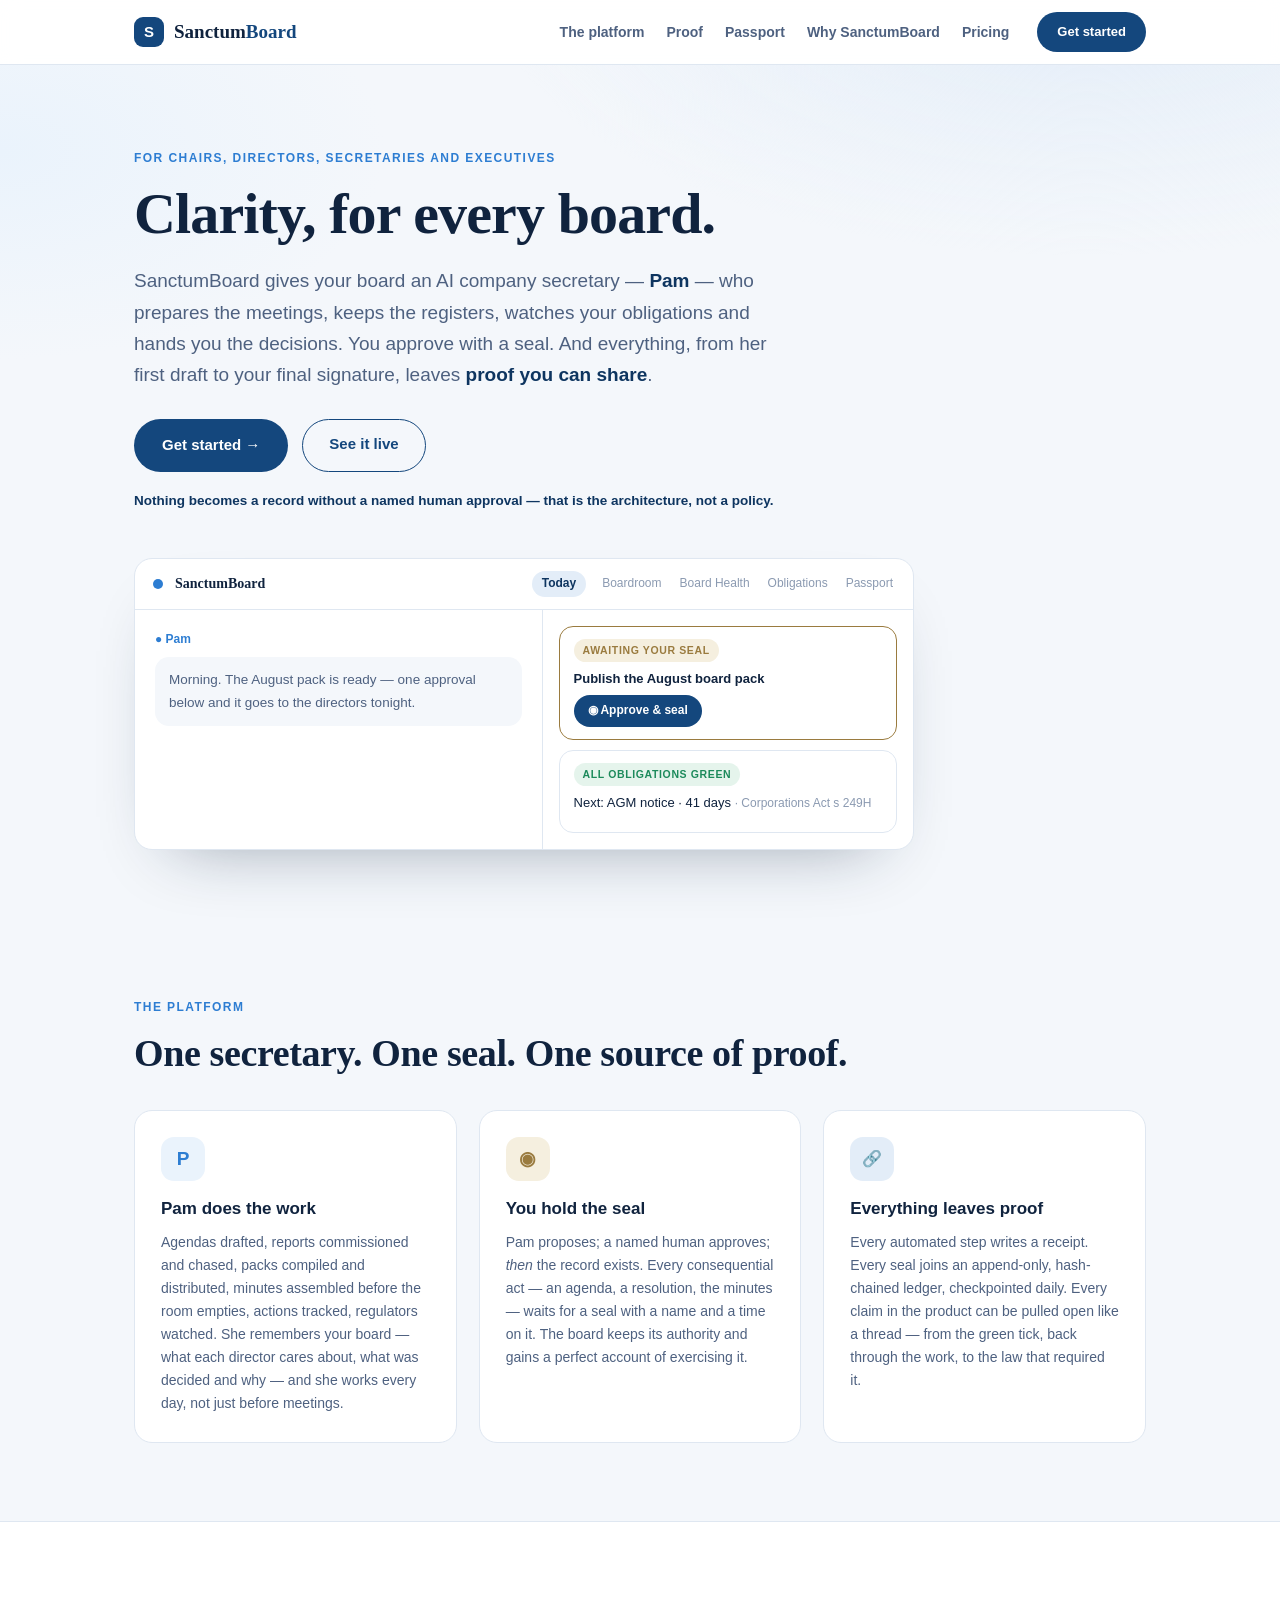
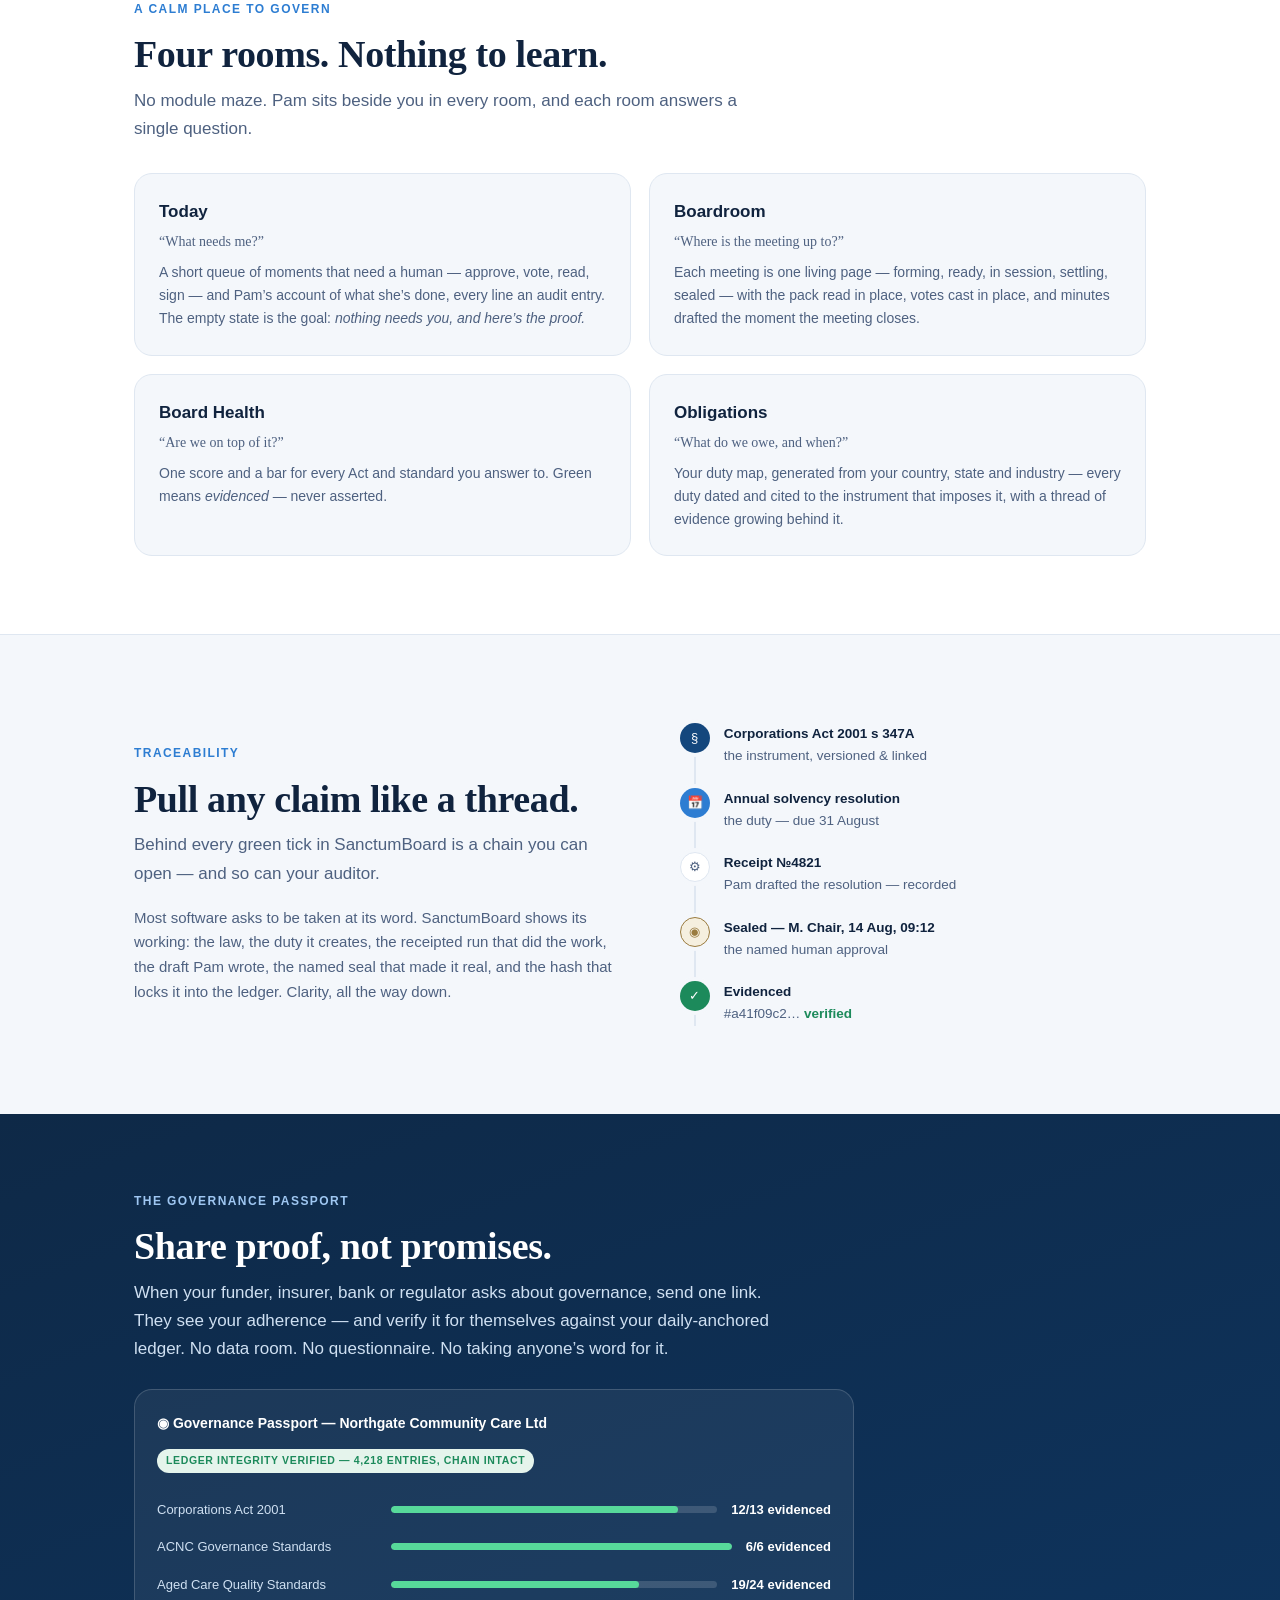
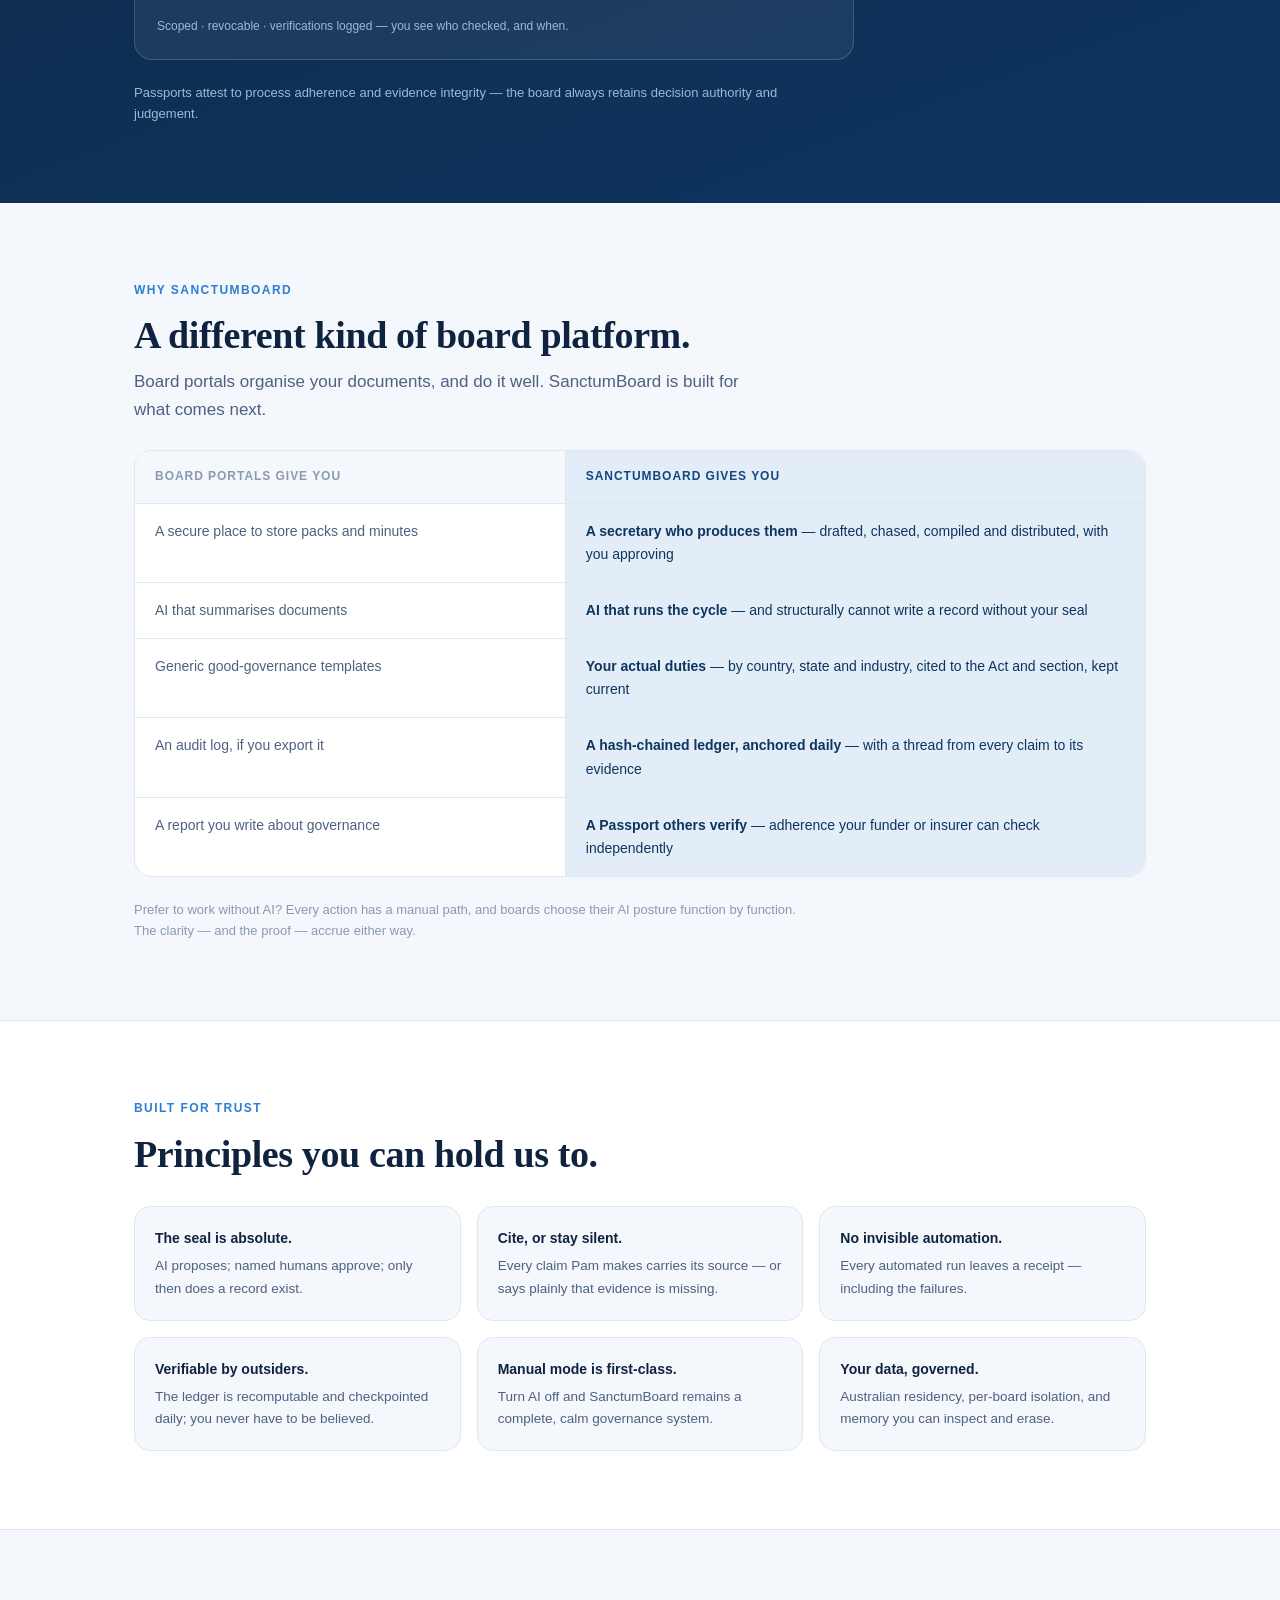
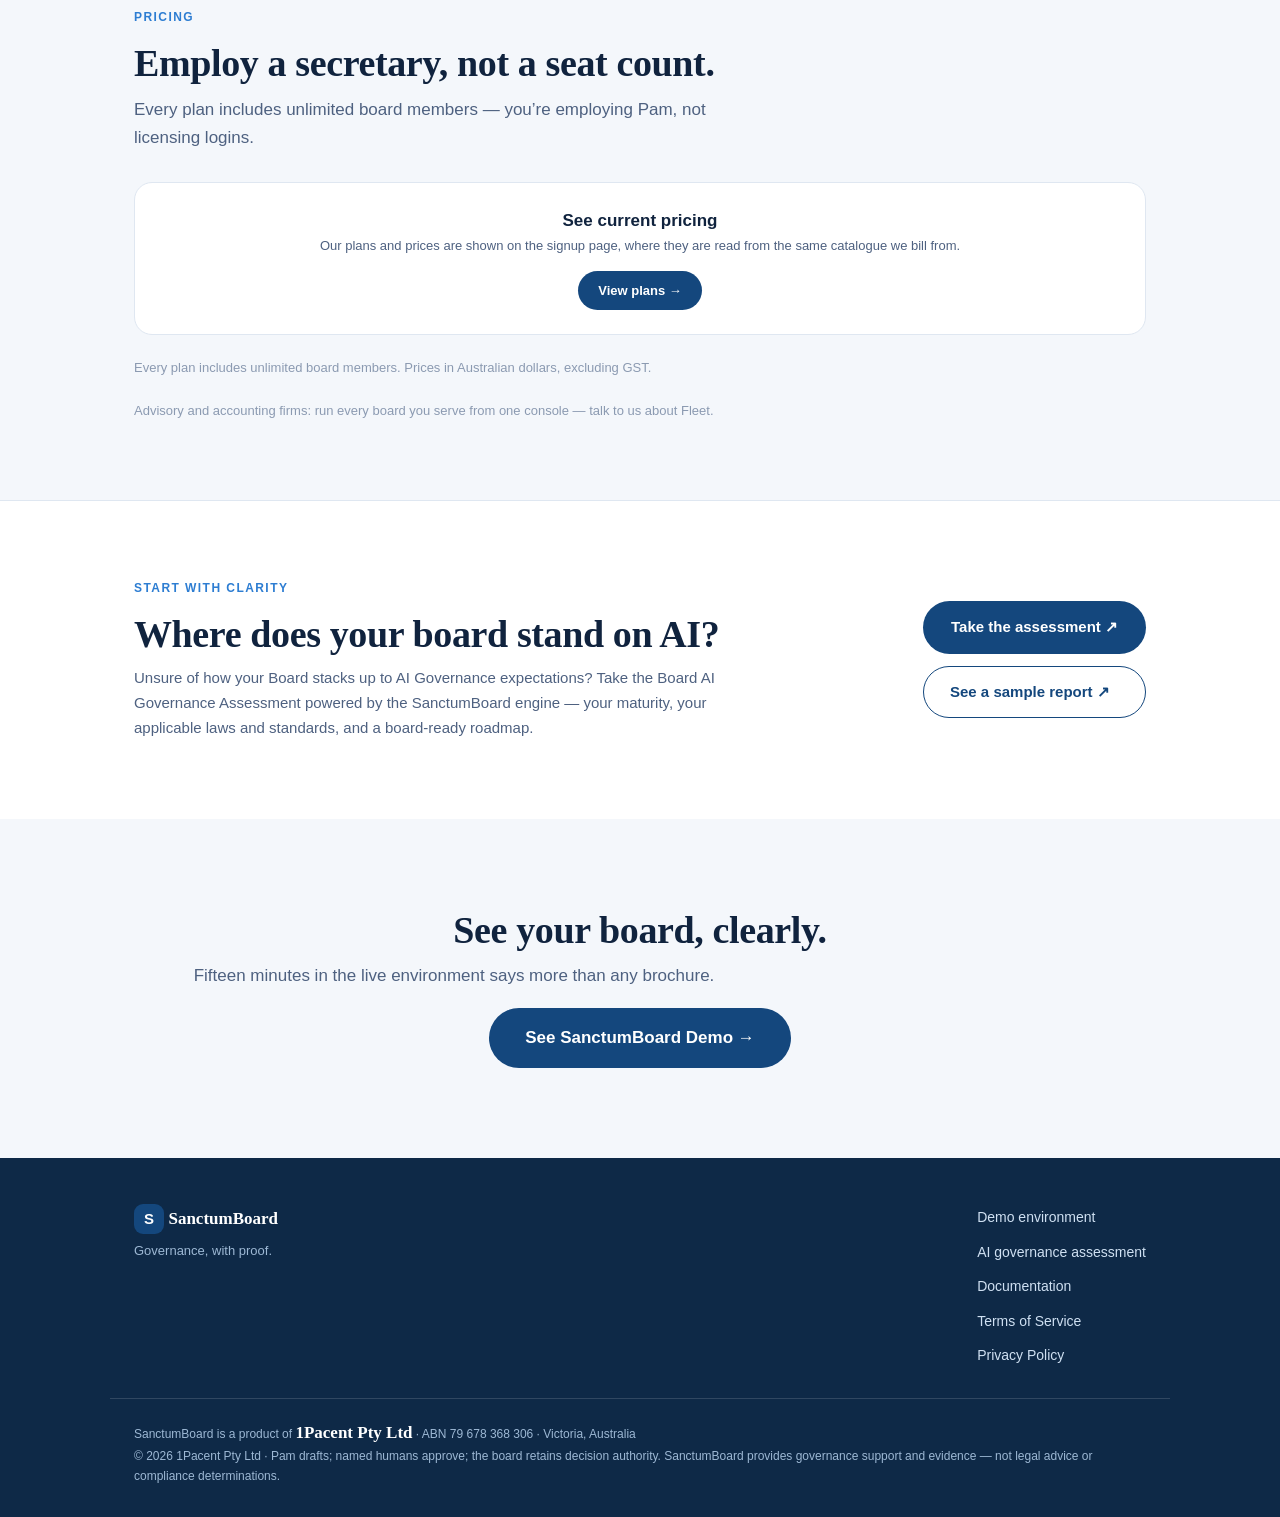
<file: index.html>
<!DOCTYPE html>
<html lang="en">
<head>
  <meta charset="UTF-8" />
  <meta name="viewport" content="width=device-width, initial-scale=1.0" />
  <title>SanctumBoard — Governance, with proof</title>
  <meta name="description" content="Employ Pam, an AI company secretary who does the governance work. You seal every decision. Your board gains something no portal offers: clarity you can prove — to your funder, your insurer, your regulator." />
  <meta property="og:title" content="SanctumBoard — Governance, with proof" />
  <meta property="og:description" content="An AI company secretary does the work. Named humans seal every decision. Everything leaves verifiable proof." />
  <link rel="stylesheet" href="style.css" />
</head>
<body>

<!-- NAV -->
<nav class="nav">
  <div class="container nav__inner">
    <a href="#" class="nav__logo">
      <span class="nav__mark">S</span>
      <span class="nav__word">Sanctum<em>Board</em></span>
    </a>
    <ul class="nav__links">
      <li><a href="#pam">The platform</a></li>
      <li><a href="#proof">Proof</a></li>
      <li><a href="#passport">Passport</a></li>
      <li><a href="#different">Why SanctumBoard</a></li>
      <li><a href="#pricing">Pricing</a></li>
    </ul>
    <!-- Safe by default: no trial is promised here. pricing.js upgrades this to
         the trial wording only once /api/plans confirms one is running. -->
    <a class="btn btn--solid btn--small" data-cta-trial href="https://demo.sanctumboard.com/start">Get started</a>
  </div>
</nav>

<!-- HERO -->
<header class="hero">
  <div class="container">
    <p class="eyebrow">For chairs, directors, secretaries and executives</p>
    <h1>Clarity, for every board.</h1>
    <p class="hero__lead">
      SanctumBoard gives your board an AI company secretary — <strong>Pam</strong> — who prepares the meetings,
      keeps the registers, watches your obligations and hands you the decisions. You approve with a seal.
      And everything, from her first draft to your final signature, leaves <strong>proof you can share</strong>.
    </p>
    <div class="hero__ctas">
      <a class="btn btn--solid" data-cta-trial href="https://demo.sanctumboard.com/start">Get started →</a>
      <a class="btn btn--ghost" href="https://demo.sanctumboard.com">See it live</a>
    </div>
    <p class="hero__promise">Nothing becomes a record without a named human approval — that is the architecture, not a policy.</p>

    <!-- The one-glance product -->
    <div class="hero__panel" aria-hidden="true">
      <div class="panel__bar">
        <span class="panel__dot"></span><span class="panel__brand">SanctumBoard</span>
        <span class="panel__tabs"><b>Today</b><i>Boardroom</i><i>Board Health</i><i>Obligations</i><i>Passport</i></span>
      </div>
      <div class="panel__body">
        <div class="panel__pam">
          <p class="pam__name">● Pam</p>
          <p class="pam__line">Morning. The August pack is ready — one approval below and it goes to the directors tonight.</p>
        </div>
        <div class="panel__cards">
          <div class="card card--seal">
            <span class="chip chip--seal">Awaiting your seal</span>
            <p><strong>Publish the August board pack</strong></p>
            <span class="btnlet">◉ Approve &amp; seal</span>
          </div>
          <div class="card">
            <span class="chip chip--green">All obligations green</span>
            <p>Next: AGM notice · 41 days <em>· Corporations Act s 249H</em></p>
          </div>
        </div>
      </div>
    </div>
  </div>
</header>

<!-- THE IDEA -->
<section class="section" id="pam">
  <div class="container">
    <p class="eyebrow">The platform</p>
    <h2>One secretary. One seal. One source of proof.</h2>
    <div class="trio">
      <div class="trio__item">
        <span class="trio__glyph trio__glyph--sky">P</span>
        <h3>Pam does the work</h3>
        <p>Agendas drafted, reports commissioned and chased, packs compiled and distributed, minutes assembled before the
        room empties, actions tracked, regulators watched. She remembers your board — what each director cares about,
        what was decided and why — and she works every day, not just before meetings.</p>
      </div>
      <div class="trio__item">
        <span class="trio__glyph trio__glyph--seal">◉</span>
        <h3>You hold the seal</h3>
        <p>Pam proposes; a named human approves; <em>then</em> the record exists. Every consequential act — an agenda, a
        resolution, the minutes — waits for a seal with a name and a time on it. The board keeps its authority and gains
        a perfect account of exercising it.</p>
      </div>
      <div class="trio__item">
        <span class="trio__glyph trio__glyph--trust">🔗</span>
        <h3>Everything leaves proof</h3>
        <p>Every automated step writes a receipt. Every seal joins an append-only, hash-chained ledger, checkpointed
        daily. Every claim in the product can be pulled open like a thread — from the green tick, back through the work,
        to the law that required it.</p>
      </div>
    </div>
  </div>
</section>

<!-- FOUR ROOMS -->
<section class="section section--tint">
  <div class="container">
    <p class="eyebrow">A calm place to govern</p>
    <h2>Four rooms. Nothing to learn.</h2>
    <p class="section__lead">No module maze. Pam sits beside you in every room, and each room answers a single question.</p>
    <div class="rooms">
      <div class="room">
        <h3>Today</h3>
        <p class="room__q">“What needs me?”</p>
        <p>A short queue of moments that need a human — approve, vote, read, sign — and Pam’s account of what she’s done,
        every line an audit entry. The empty state is the goal: <em>nothing needs you, and here’s the proof.</em></p>
      </div>
      <div class="room">
        <h3>Boardroom</h3>
        <p class="room__q">“Where is the meeting up to?”</p>
        <p>Each meeting is one living page — forming, ready, in session, settling, sealed — with the pack read in place,
        votes cast in place, and minutes drafted the moment the meeting closes.</p>
      </div>
      <div class="room">
        <h3>Board Health</h3>
        <p class="room__q">“Are we on top of it?”</p>
        <p>One score and a bar for every Act and standard you answer to. Green means <em>evidenced</em> — never asserted.</p>
      </div>
      <div class="room">
        <h3>Obligations</h3>
        <p class="room__q">“What do we owe, and when?”</p>
        <p>Your duty map, generated from your country, state and industry — every duty dated and cited to the instrument
        that imposes it, with a thread of evidence growing behind it.</p>
      </div>
    </div>
  </div>
</section>

<!-- THE THREAD -->
<section class="section" id="proof">
  <div class="container section--split">
    <div>
      <p class="eyebrow">Traceability</p>
      <h2>Pull any claim like a thread.</h2>
      <p class="section__lead">Behind every green tick in SanctumBoard is a chain you can open — and so can your auditor.</p>
      <p class="section__body">Most software asks to be taken at its word. SanctumBoard shows its working: the law, the duty it
      creates, the receipted run that did the work, the draft Pam wrote, the named seal that made it real, and the hash
      that locks it into the ledger. Clarity, all the way down.</p>
    </div>
    <div class="thread" aria-hidden="true">
      <div class="thread__node"><span class="thread__glyph g--trust">§</span><div><b>Corporations Act 2001 s 347A</b><br/>the instrument, versioned &amp; linked</div></div>
      <div class="thread__node"><span class="thread__glyph g--sky">📅</span><div><b>Annual solvency resolution</b><br/>the duty — due 31 August</div></div>
      <div class="thread__node"><span class="thread__glyph g--plain">⚙</span><div><b>Receipt №4821</b><br/>Pam drafted the resolution — recorded</div></div>
      <div class="thread__node"><span class="thread__glyph g--seal">◉</span><div><b>Sealed — M. Chair, 14 Aug, 09:12</b><br/>the named human approval</div></div>
      <div class="thread__node"><span class="thread__glyph g--green">✓</span><div><b>Evidenced</b><br/>#a41f09c2… <span class="ok">verified</span></div></div>
    </div>
  </div>
</section>

<!-- PASSPORT -->
<section class="section section--navy" id="passport">
  <div class="container">
    <p class="eyebrow eyebrow--light">The Governance Passport</p>
    <h2>Share proof, not promises.</h2>
    <p class="section__lead section__lead--light">
      When your funder, insurer, bank or regulator asks about governance, send one link. They see your adherence —
      and verify it for themselves against your daily-anchored ledger. No data room. No questionnaire. No taking
      anyone’s word for it.
    </p>
    <div class="passport" aria-hidden="true">
      <div class="passport__head">
        <span>◉ Governance Passport — Northgate Community Care Ltd</span>
        <span class="chip chip--green">Ledger integrity verified — 4,218 entries, chain intact</span>
      </div>
      <div class="passport__rows">
        <div><span>Corporations Act 2001</span><span class="bar"><i style="width:88%"></i></span><b>12/13 evidenced</b></div>
        <div><span>ACNC Governance Standards</span><span class="bar"><i style="width:100%"></i></span><b>6/6 evidenced</b></div>
        <div><span>Aged Care Quality Standards</span><span class="bar"><i style="width:76%"></i></span><b>19/24 evidenced</b></div>
      </div>
      <p class="passport__foot">Scoped · revocable · verifications logged — you see who checked, and when.</p>
    </div>
    <p class="section__note section__note--light">Passports attest to process adherence and evidence integrity — the board always retains decision authority and judgement.</p>
  </div>
</section>

<!-- DIFFERENTIATION -->
<section class="section" id="different">
  <div class="container">
    <p class="eyebrow">Why SanctumBoard</p>
    <h2>A different kind of board platform.</h2>
    <p class="section__lead">Board portals organise your documents, and do it well. SanctumBoard is built for what comes next.</p>
    <div class="compare">
      <div class="compare__row compare__row--head"><span>Board portals give you</span><span>SanctumBoard gives you</span></div>
      <div class="compare__row"><span>A secure place to store packs and minutes</span><span><b>A secretary who produces them</b> — drafted, chased, compiled and distributed, with you approving</span></div>
      <div class="compare__row"><span>AI that summarises documents</span><span><b>AI that runs the cycle</b> — and structurally cannot write a record without your seal</span></div>
      <div class="compare__row"><span>Generic good-governance templates</span><span><b>Your actual duties</b> — by country, state and industry, cited to the Act and section, kept current</span></div>
      <div class="compare__row"><span>An audit log, if you export it</span><span><b>A hash-chained ledger, anchored daily</b> — with a thread from every claim to its evidence</span></div>
      <div class="compare__row"><span>A report you write about governance</span><span><b>A Passport others verify</b> — adherence your funder or insurer can check independently</span></div>
    </div>
    <p class="section__note">Prefer to work without AI? Every action has a manual path, and boards choose their AI posture function by
    function. The clarity — and the proof — accrue either way.</p>
  </div>
</section>

<!-- TRUST FOUNDATIONS -->
<section class="section section--tint">
  <div class="container">
    <p class="eyebrow">Built for trust</p>
    <h2>Principles you can hold us to.</h2>
    <div class="grid-6">
      <div class="tenet"><b>The seal is absolute.</b> AI proposes; named humans approve; only then does a record exist.</div>
      <div class="tenet"><b>Cite, or stay silent.</b> Every claim Pam makes carries its source — or says plainly that evidence is missing.</div>
      <div class="tenet"><b>No invisible automation.</b> Every automated run leaves a receipt — including the failures.</div>
      <div class="tenet"><b>Verifiable by outsiders.</b> The ledger is recomputable and checkpointed daily; you never have to be believed.</div>
      <div class="tenet"><b>Manual mode is first-class.</b> Turn AI off and SanctumBoard remains a complete, calm governance system.</div>
      <div class="tenet"><b>Your data, governed.</b> Australian residency, per-board isolation, and memory you can inspect and erase.</div>
    </div>
  </div>
</section>

<!-- PRICING -->
<section class="section" id="pricing">
  <div class="container">
    <p class="eyebrow">Pricing</p>
    <h2>Employ a secretary, not a seat count.</h2>
    <p class="section__lead">Every plan includes unlimited board members — you’re employing Pam, not licensing logins.</p>

    <!-- The trial, when it is actually open. Hidden until /api/plans says so,
         because advertising a trial we are not running is a broken promise on
         the first page somebody reads. -->
    <div class="trialbar" id="trial-banner" hidden>
      <div>
        <b>Try the whole thing free for <span data-days>30</span> days.</b>
        <span>The complete product and <span data-credits>1,000</span> AI credits. No credit card, nothing to cancel, and nothing is deleted when it ends.</span>
      </div>
      <a class="btn btn--solid btn--small" href="https://demo.sanctumboard.com/start?trial=1">Start free trial →</a>
    </div>

    <div class="term-toggle" id="term-toggle" hidden>
      <button type="button" data-term="month" class="termbtn termbtn--on" aria-pressed="true">Monthly</button>
      <button type="button" data-term="year" class="termbtn" aria-pressed="false">Annual — save 10%</button>
    </div>

    <!-- Filled from demo.sanctumboard.com/api/plans, which reads the same
         catalogue checkout charges from. Deliberately empty until it answers:
         a number written here is a fourth price list waiting to happen. -->
    <div class="plans" id="plans">
      <div class="plan plan--loading"><h3>Loading plans…</h3></div>
    </div>

    <p class="section__note" id="pricing-note">Every plan includes unlimited board members. Prices in Australian dollars, excluding GST.</p>
    <p class="section__note">Advisory and accounting firms: run every board you serve from one console — talk to us about Fleet.</p>
  </div>
</section>

<!-- ASSESSMENT BRIDGE -->
<section class="section section--bridge">
  <div class="container bridge">
    <div>
      <p class="eyebrow">Start with clarity</p>
      <h2>Where does your board stand on AI?</h2>
      <p class="section__body">Unsure of how your Board stacks up to AI Governance expectations? 
        Take the Board AI Governance Assessment powered by the SanctumBoard engine — your maturity, 
        your applicable laws and standards, and a board-ready roadmap.</p>
    </div>
    <div class="bridge__ctas">
      <a class="btn btn--solid" href="https://assess.sanctumboard.com" target="_blank" rel="noreferrer">Take the assessment ↗</a>
      <a class="btn btn--ghost" href="https://assess.sanctumboard.com/professional/sample" target="_blank" rel="noreferrer">See a sample report ↗</a>
    </div>
  </div>
</section>

<!-- FINAL CTA -->
<section class="section section--final">
  <div class="container center">
    <h2>See your board, clearly.</h2>
    <p class="section__lead">Fifteen minutes in the live environment says more than any brochure.</p>
    <a class="btn btn--solid btn--big" href="https://demo.sanctumboard.com">See SanctumBoard Demo →</a>
  </div>
</section>

<footer class="footer">
  <div class="container footer__inner">
    <div class="footer__brand">
      <span class="nav__mark">S</span> <b>SanctumBoard</b>
      <p>Governance, with proof.</p>
    </div>
    <ul>
      <li><a href="https://demo.sanctumboard.com">Demo environment</a></li>
      <li><a href="https://assess.sanctumboard.com" target="_blank" rel="noreferrer">AI governance assessment</a></li>
      <li><a href="https://docs.sanctumboard.com" target="_blank" rel="noreferrer">Documentation</a></li>
      <li><a href="terms.html">Terms of Service</a></li>
      <li><a href="privacy.html">Privacy Policy</a></li>
    </ul>
  </div>
  <div class="container footer__legal">
    <p>SanctumBoard is a product of <b>1Pacent Pty Ltd</b> · ABN 79 678 368 306 · Victoria, Australia</p>
    <p>© 2026 1Pacent Pty Ltd · Pam drafts; named humans approve; the board retains decision authority.
    SanctumBoard provides governance support and evidence — not legal advice or compliance determinations.</p>
  </div>
</footer>

<script src="pricing.js" defer></script>
</body>
</html>
</file>
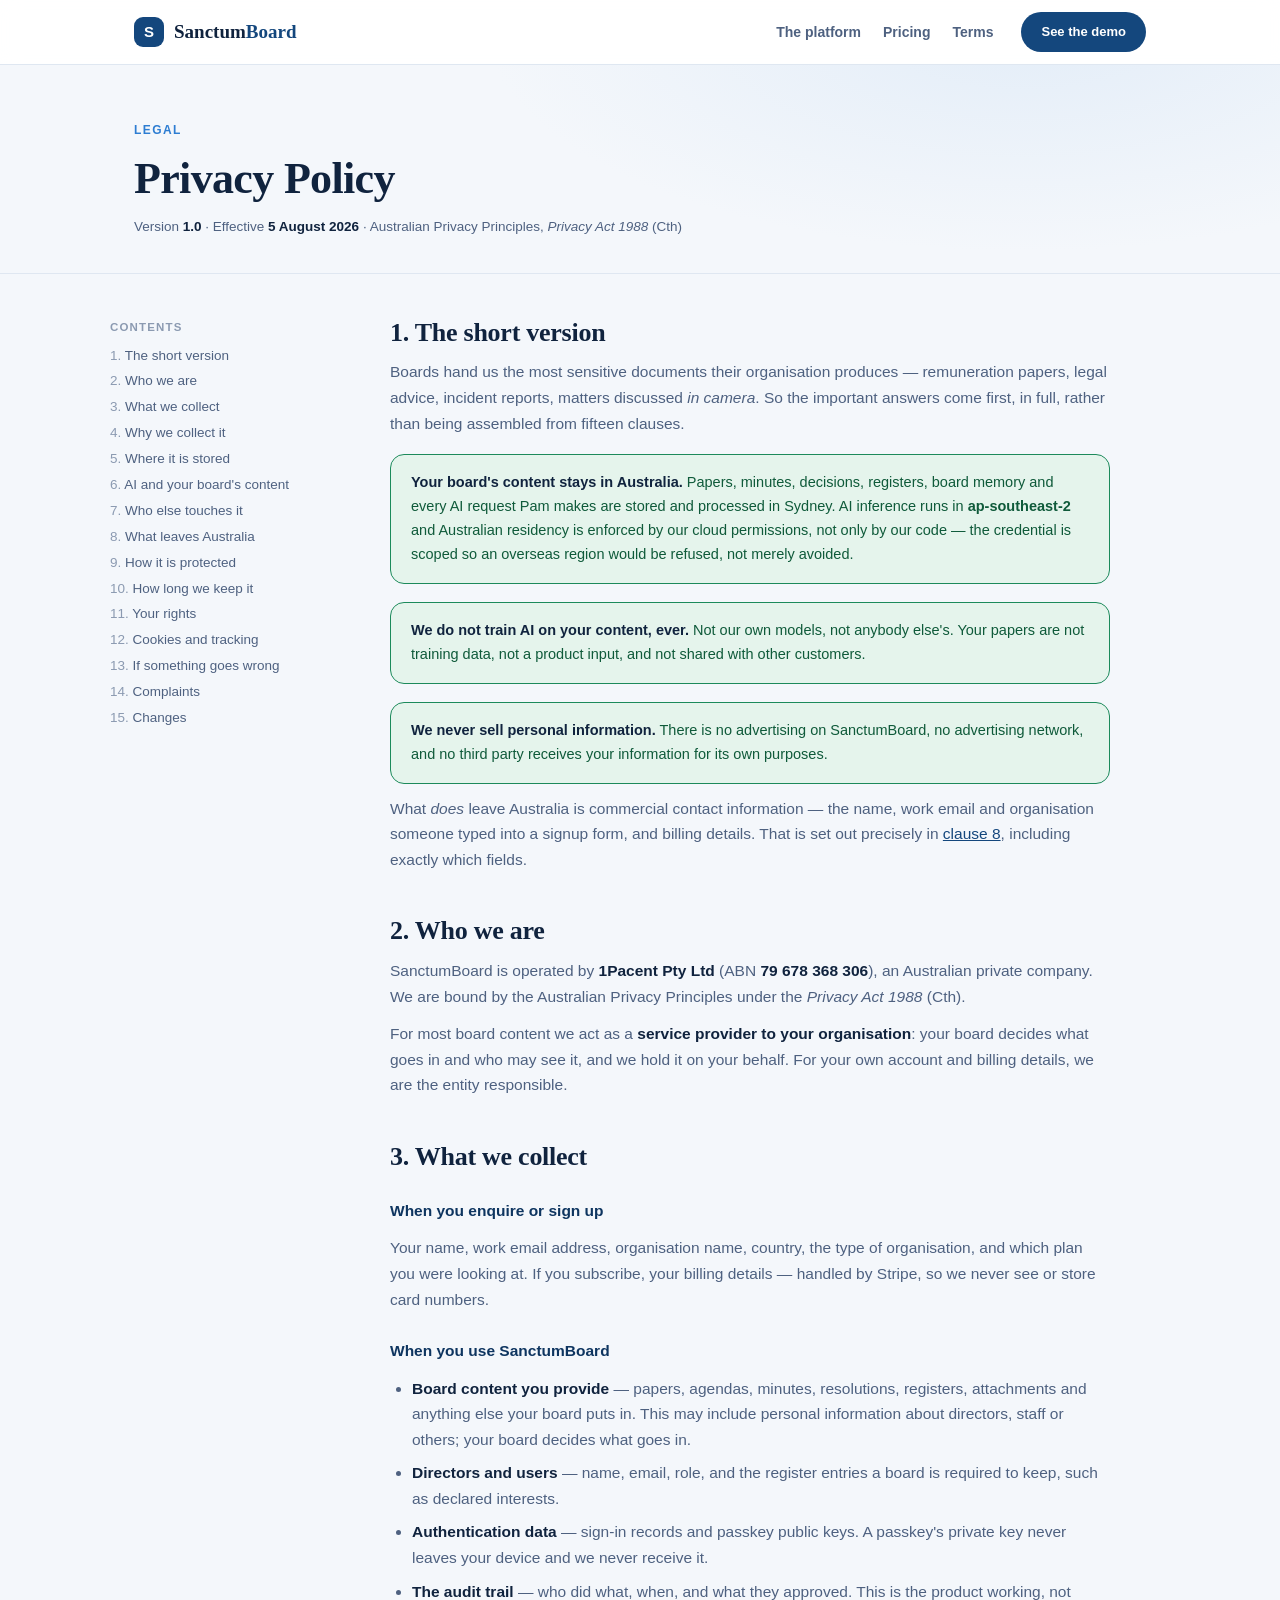
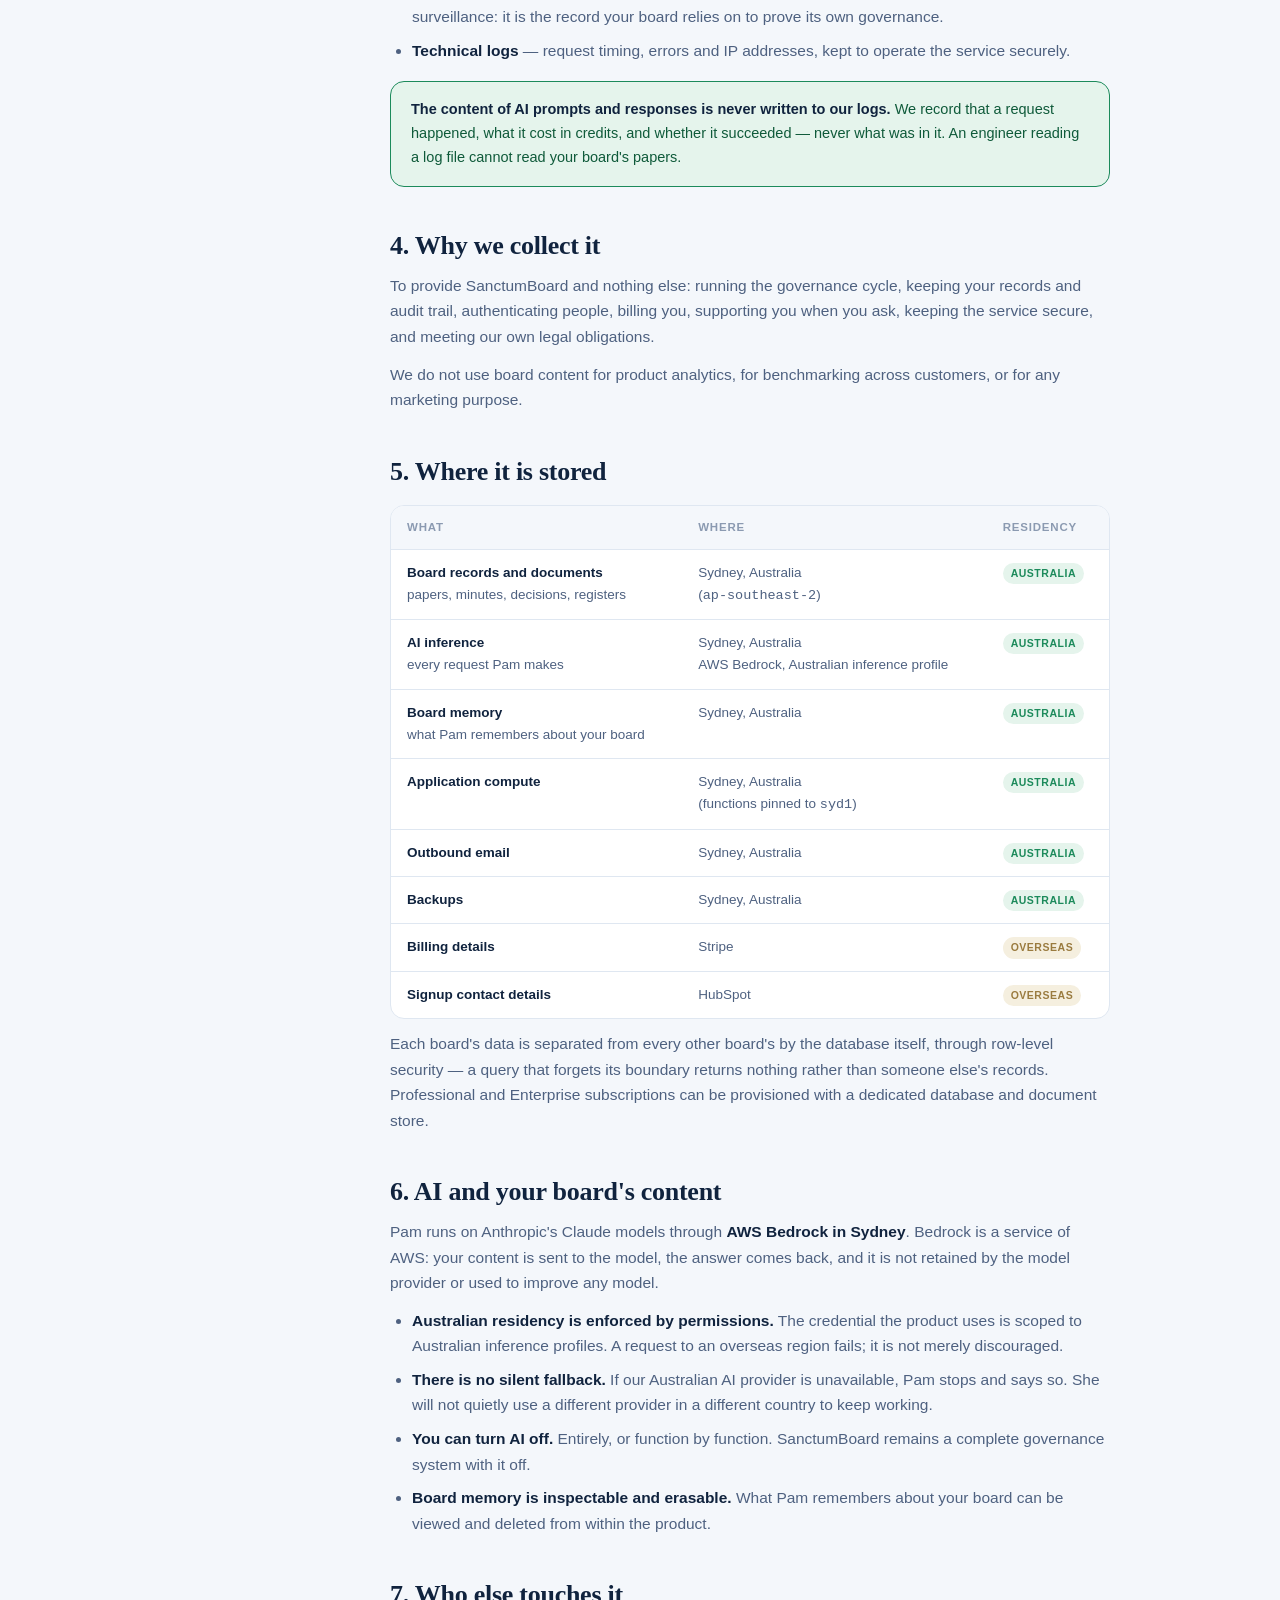
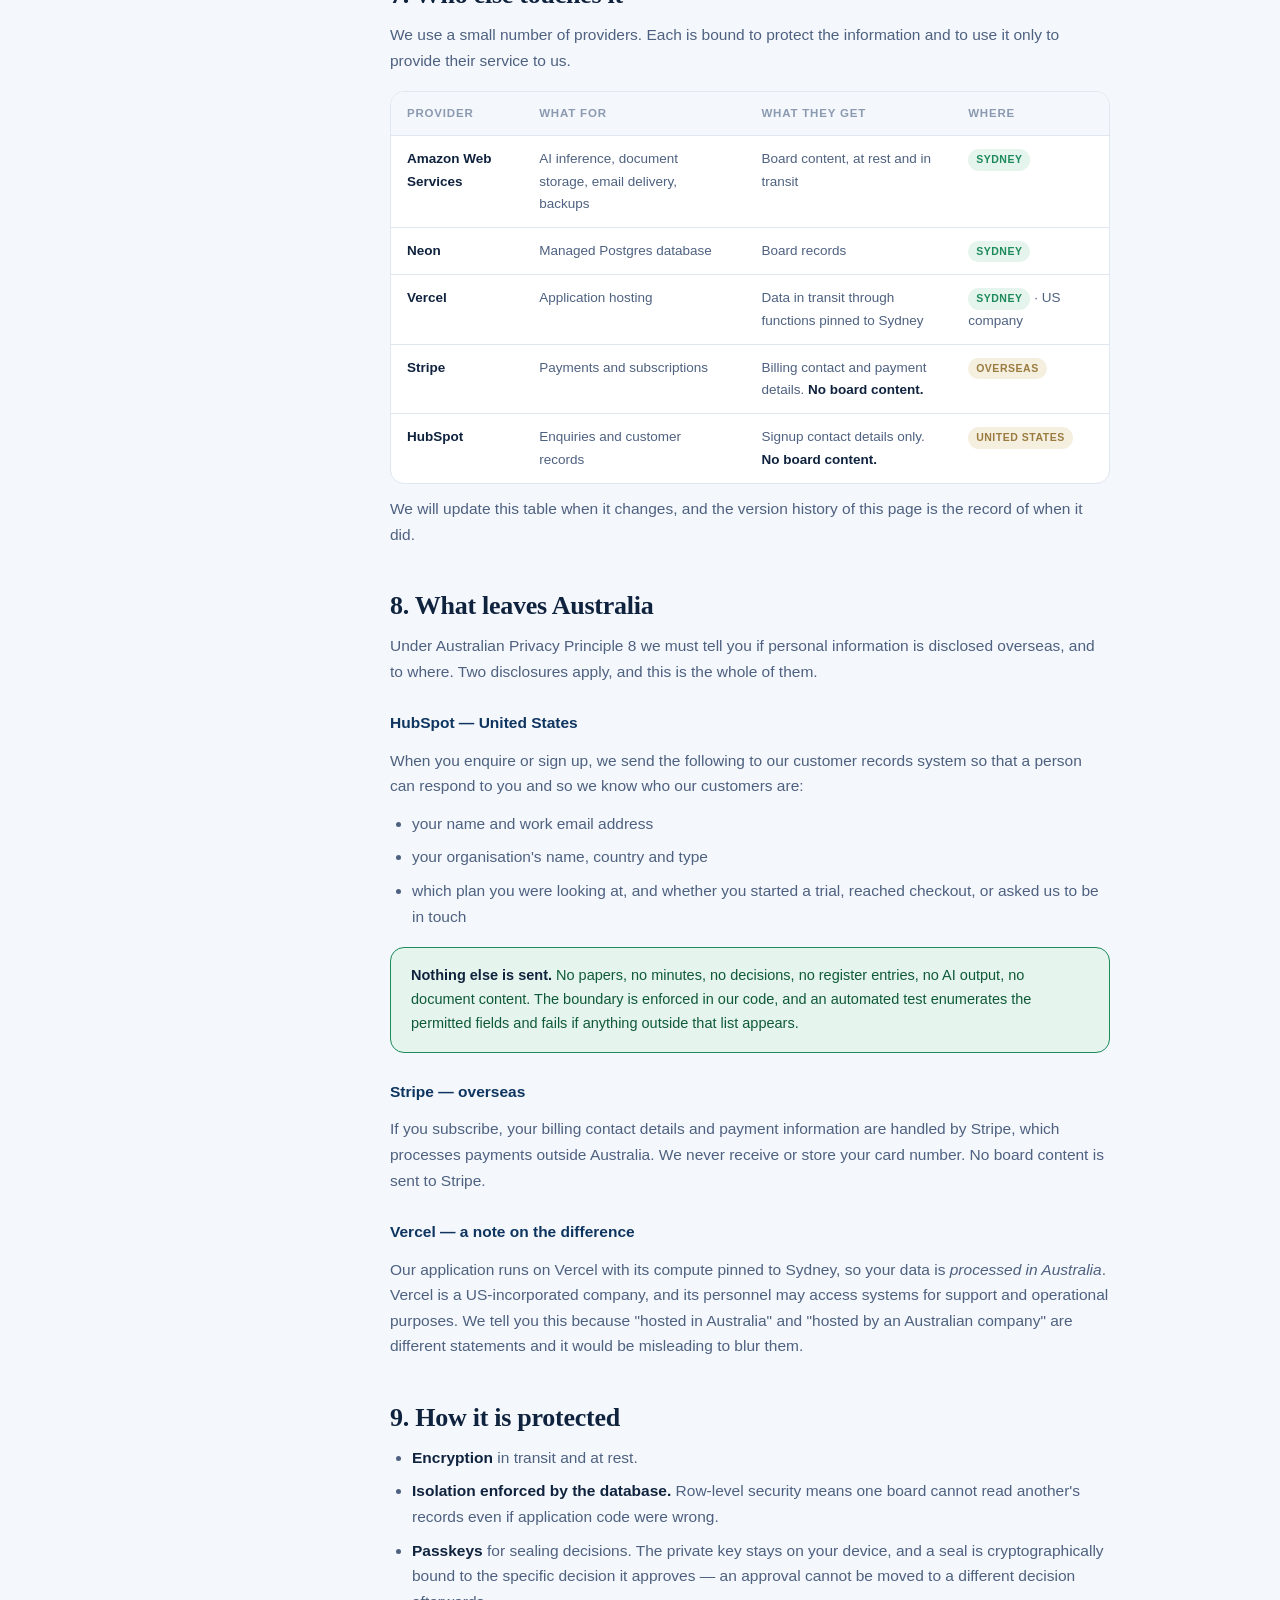
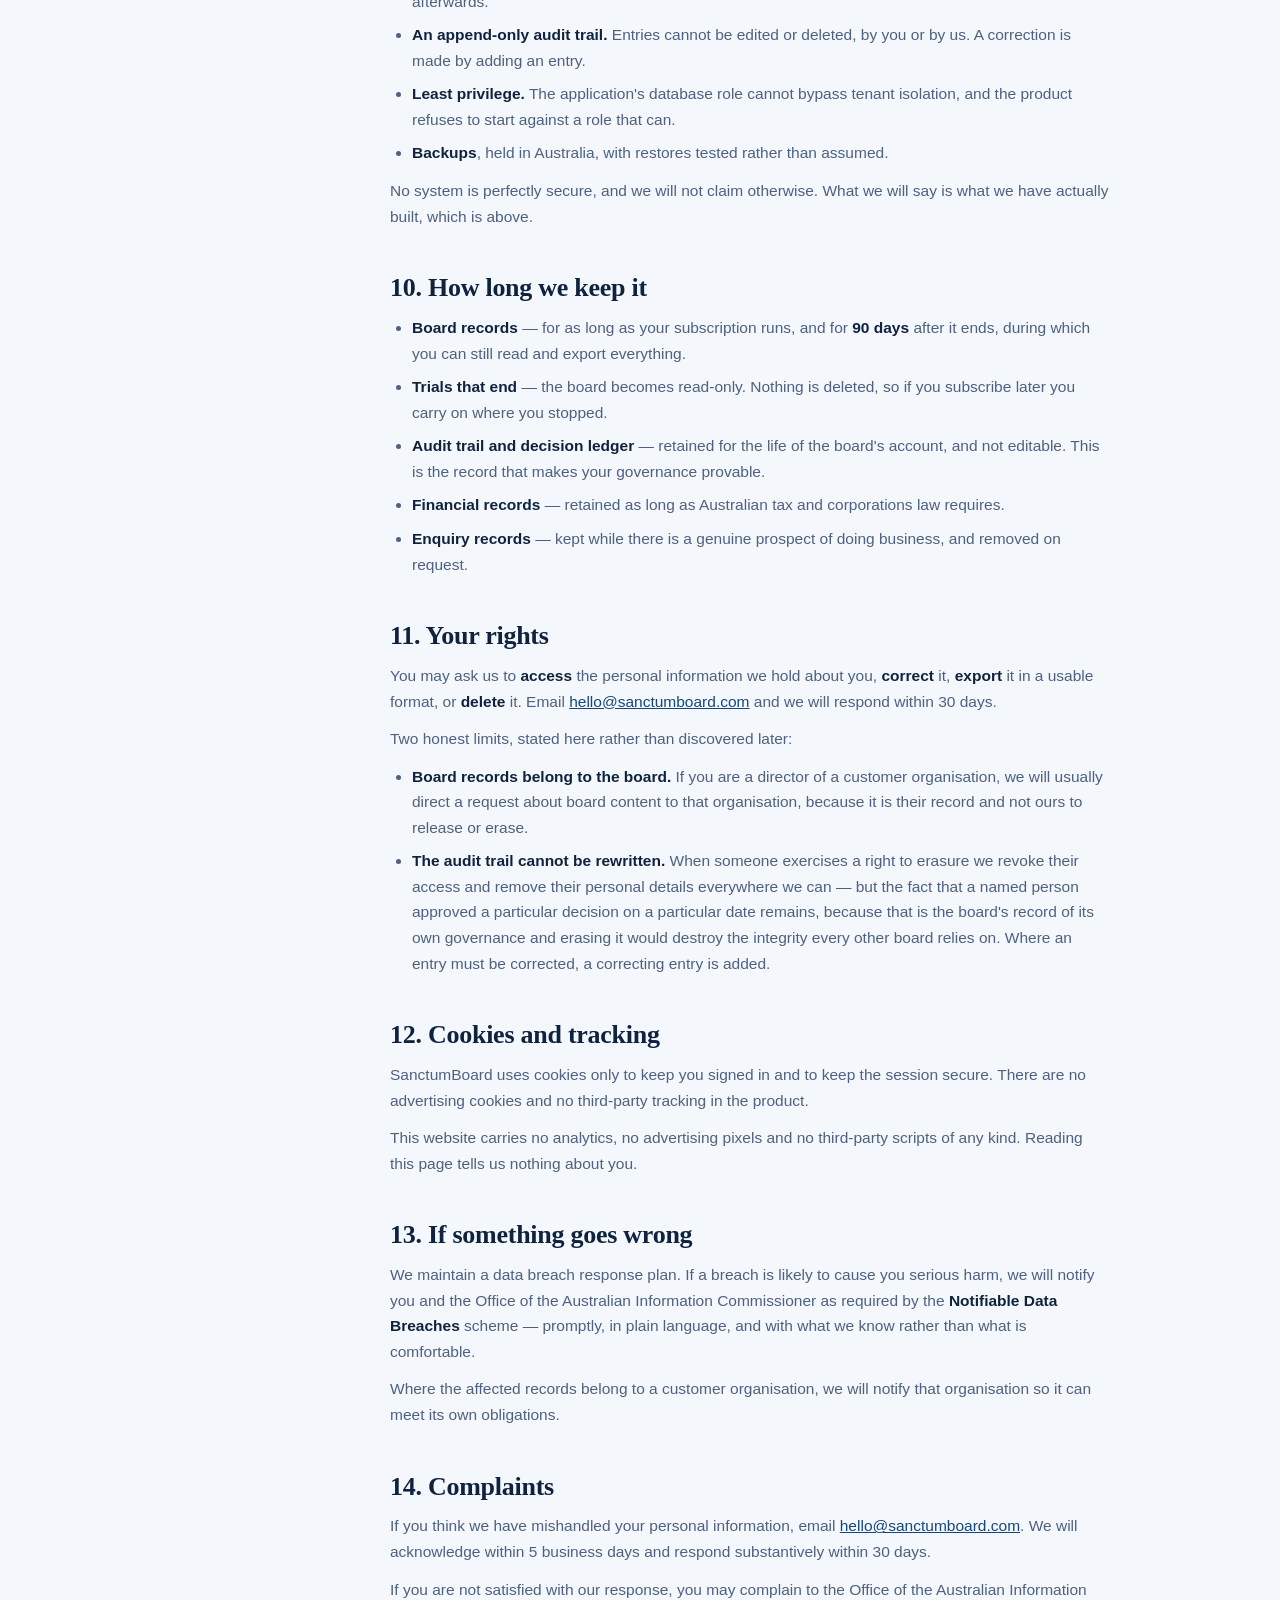
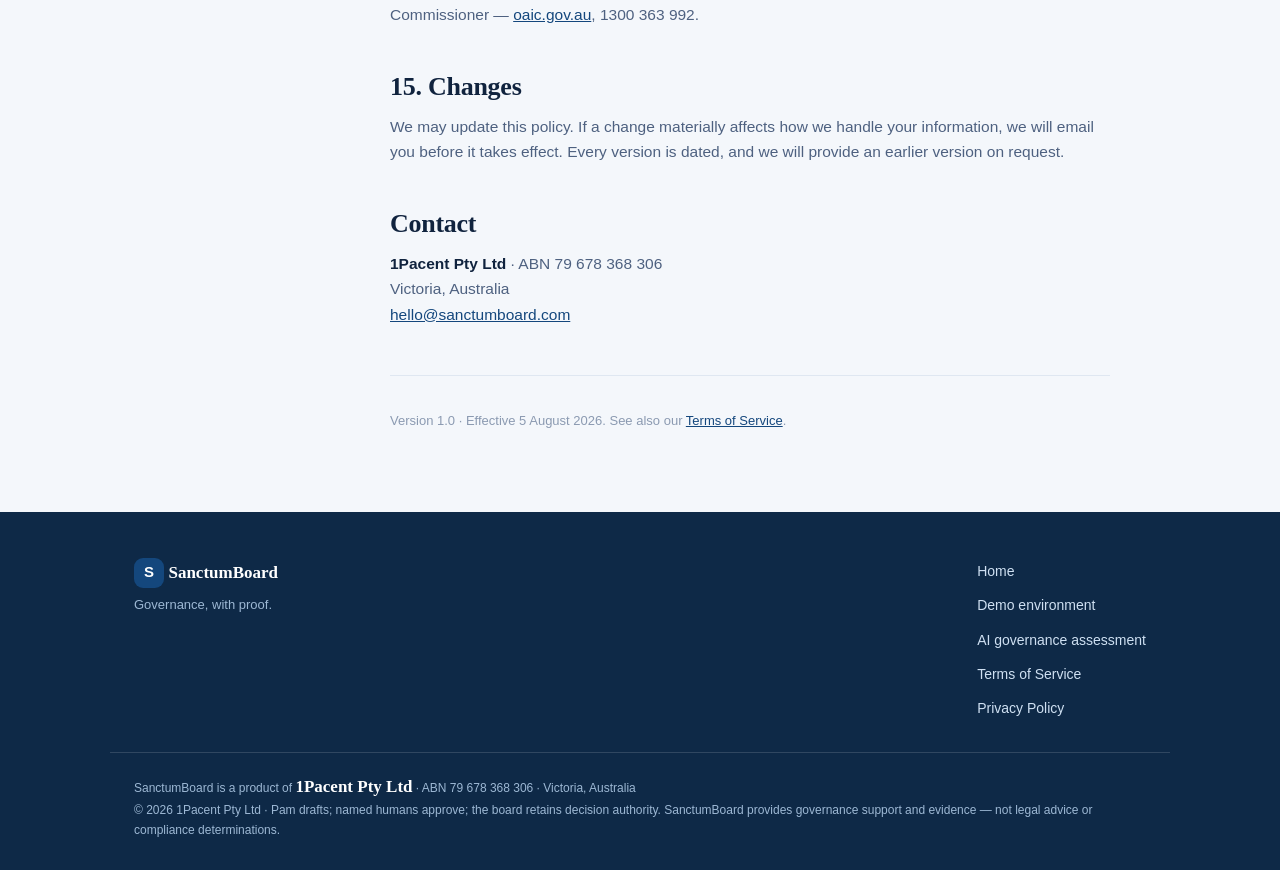
<file: privacy.html>
<!DOCTYPE html>
<html lang="en">
<head>
  <meta charset="UTF-8" />
  <meta name="viewport" content="width=device-width, initial-scale=1.0" />
  <title>Privacy Policy — SanctumBoard</title>
  <meta name="description" content="What SanctumBoard collects, where it is stored, who else touches it, and what leaves Australia. Board content — papers, minutes, decisions and AI inference — stays in Australia." />
  <link rel="stylesheet" href="style.css" />
  <link rel="stylesheet" href="legal.css" />
</head>
<body>

<nav class="nav">
  <div class="container nav__inner">
    <a href="index.html" class="nav__logo">
      <span class="nav__mark">S</span>
      <span class="nav__word">Sanctum<em>Board</em></span>
    </a>
    <ul class="nav__links">
      <li><a href="index.html#pam">The platform</a></li>
      <li><a href="index.html#pricing">Pricing</a></li>
      <li><a href="terms.html">Terms</a></li>
    </ul>
    <a class="btn btn--solid btn--small" href="https://demo.sanctumboard.com">See the demo</a>
  </div>
</nav>

<header class="legal-hero">
  <div class="container">
    <p class="eyebrow">Legal</p>
    <h1>Privacy Policy</h1>
    <p class="meta">Version <b>1.0</b> · Effective <b>5 August 2026</b> · Australian Privacy Principles, <i>Privacy Act 1988</i> (Cth)</p>
  </div>
</header>

<div class="container legal-layout">

  <aside class="toc">
    <p>Contents</p>
    <ol>
      <li><a href="#short">The short version</a></li>
      <li><a href="#who">Who we are</a></li>
      <li><a href="#collect">What we collect</a></li>
      <li><a href="#why">Why we collect it</a></li>
      <li><a href="#where">Where it is stored</a></li>
      <li><a href="#ai-data">AI and your board's content</a></li>
      <li><a href="#processors">Who else touches it</a></li>
      <li><a href="#overseas">What leaves Australia</a></li>
      <li><a href="#security">How it is protected</a></li>
      <li><a href="#retention">How long we keep it</a></li>
      <li><a href="#rights">Your rights</a></li>
      <li><a href="#cookies">Cookies and tracking</a></li>
      <li><a href="#breach">If something goes wrong</a></li>
      <li><a href="#complaints">Complaints</a></li>
      <li><a href="#changes">Changes</a></li>
    </ol>
  </aside>

  <main class="doc">

    <h2 id="short">1. The short version</h2>
    <p>Boards hand us the most sensitive documents their organisation
    produces — remuneration papers, legal advice, incident reports, matters
    discussed <i>in camera</i>. So the important answers come first, in full,
    rather than being assembled from fifteen clauses.</p>
    <div class="promise">
      <p><strong>Your board's content stays in Australia.</strong> Papers,
      minutes, decisions, registers, board memory and every AI request Pam
      makes are stored and processed in Sydney. AI inference runs in
      <b>ap-southeast-2</b> and Australian residency is enforced by our cloud
      permissions, not only by our code — the credential is scoped so an
      overseas region would be refused, not merely avoided.</p>
    </div>
    <div class="promise">
      <p><strong>We do not train AI on your content, ever.</strong> Not our own
      models, not anybody else's. Your papers are not training data, not a
      product input, and not shared with other customers.</p>
    </div>
    <div class="promise">
      <p><strong>We never sell personal information.</strong> There is no
      advertising on SanctumBoard, no advertising network, and no third party
      receives your information for its own purposes.</p>
    </div>
    <p>What <em>does</em> leave Australia is commercial contact information —
    the name, work email and organisation someone typed into a signup form, and
    billing details. That is set out precisely in <a href="#overseas">clause
    8</a>, including exactly which fields.</p>

    <h2 id="who">2. Who we are</h2>
    <p>SanctumBoard is operated by <strong>1Pacent Pty Ltd</strong> (ABN <strong>79 678 368 306</strong>),
    an Australian private company. We are bound by the Australian Privacy Principles under the <i>Privacy Act
    1988</i> (Cth).</p>
    <p>For most board content we act as a <strong>service provider to your
    organisation</strong>: your board decides what goes in and who may see it,
    and we hold it on your behalf. For your own account and billing details, we
    are the entity responsible.</p>

    <h2 id="collect">3. What we collect</h2>

    <h3>When you enquire or sign up</h3>
    <p>Your name, work email address, organisation name, country, the type of
    organisation, and which plan you were looking at. If you subscribe, your
    billing details — handled by Stripe, so we never see or store card
    numbers.</p>

    <h3>When you use SanctumBoard</h3>
    <ul>
      <li><strong>Board content you provide</strong> — papers, agendas,
      minutes, resolutions, registers, attachments and anything else your board
      puts in. This may include personal information about directors, staff or
      others; your board decides what goes in.</li>
      <li><strong>Directors and users</strong> — name, email, role, and the
      register entries a board is required to keep, such as declared interests.</li>
      <li><strong>Authentication data</strong> — sign-in records and passkey
      public keys. A passkey's private key never leaves your device and we
      never receive it.</li>
      <li><strong>The audit trail</strong> — who did what, when, and what they
      approved. This is the product working, not surveillance: it is the record
      your board relies on to prove its own governance.</li>
      <li><strong>Technical logs</strong> — request timing, errors and IP
      addresses, kept to operate the service securely.</li>
    </ul>
    <div class="promise">
      <p><strong>The content of AI prompts and responses is never written to
      our logs.</strong> We record that a request happened, what it cost in
      credits, and whether it succeeded — never what was in it. An engineer
      reading a log file cannot read your board's papers.</p>
    </div>

    <h2 id="why">4. Why we collect it</h2>
    <p>To provide SanctumBoard and nothing else: running the governance cycle,
    keeping your records and audit trail, authenticating people, billing you,
    supporting you when you ask, keeping the service secure, and meeting our
    own legal obligations.</p>
    <p>We do not use board content for product analytics, for benchmarking
    across customers, or for any marketing purpose.</p>

    <h2 id="where">5. Where it is stored</h2>
    <div class="tablewrap">
      <table>
        <thead>
          <tr><th>What</th><th>Where</th><th>Residency</th></tr>
        </thead>
        <tbody>
          <tr><td><b>Board records and documents</b><br />papers, minutes, decisions, registers</td><td>Sydney, Australia<br />(<code>ap-southeast-2</code>)</td><td><span class="pill pill--au">Australia</span></td></tr>
          <tr><td><b>AI inference</b><br />every request Pam makes</td><td>Sydney, Australia<br />AWS Bedrock, Australian inference profile</td><td><span class="pill pill--au">Australia</span></td></tr>
          <tr><td><b>Board memory</b><br />what Pam remembers about your board</td><td>Sydney, Australia</td><td><span class="pill pill--au">Australia</span></td></tr>
          <tr><td><b>Application compute</b></td><td>Sydney, Australia<br />(functions pinned to <code>syd1</code>)</td><td><span class="pill pill--au">Australia</span></td></tr>
          <tr><td><b>Outbound email</b></td><td>Sydney, Australia</td><td><span class="pill pill--au">Australia</span></td></tr>
          <tr><td><b>Backups</b></td><td>Sydney, Australia</td><td><span class="pill pill--au">Australia</span></td></tr>
          <tr><td><b>Billing details</b></td><td>Stripe</td><td><span class="pill pill--os">Overseas</span></td></tr>
          <tr><td><b>Signup contact details</b></td><td>HubSpot</td><td><span class="pill pill--os">Overseas</span></td></tr>
        </tbody>
      </table>
    </div>
    <p>Each board's data is separated from every other board's by the database
    itself, through row-level security — a query that forgets its boundary
    returns nothing rather than someone else's records. Professional and
    Enterprise subscriptions can be provisioned with a dedicated database and
    document store.</p>

    <h2 id="ai-data">6. AI and your board's content</h2>
    <p>Pam runs on Anthropic's Claude models through <strong>AWS Bedrock in
    Sydney</strong>. Bedrock is a service of AWS: your content is sent to the
    model, the answer comes back, and it is not retained by the model provider
    or used to improve any model.</p>
    <ul>
      <li><strong>Australian residency is enforced by permissions.</strong> The
      credential the product uses is scoped to Australian inference profiles.
      A request to an overseas region fails; it is not merely discouraged.</li>
      <li><strong>There is no silent fallback.</strong> If our Australian AI
      provider is unavailable, Pam stops and says so. She will not quietly use
      a different provider in a different country to keep working.</li>
      <li><strong>You can turn AI off.</strong> Entirely, or function by
      function. SanctumBoard remains a complete governance system with it
      off.</li>
      <li><strong>Board memory is inspectable and erasable.</strong> What Pam
      remembers about your board can be viewed and deleted from within the
      product.</li>
    </ul>

    <h2 id="processors">7. Who else touches it</h2>
    <p>We use a small number of providers. Each is bound to protect the
    information and to use it only to provide their service to us.</p>
    <div class="tablewrap">
      <table>
        <thead>
          <tr><th>Provider</th><th>What for</th><th>What they get</th><th>Where</th></tr>
        </thead>
        <tbody>
          <tr><td><b>Amazon Web Services</b></td><td>AI inference, document storage, email delivery, backups</td><td>Board content, at rest and in transit</td><td><span class="pill pill--au">Sydney</span></td></tr>
          <tr><td><b>Neon</b></td><td>Managed Postgres database</td><td>Board records</td><td><span class="pill pill--au">Sydney</span></td></tr>
          <tr><td><b>Vercel</b></td><td>Application hosting</td><td>Data in transit through functions pinned to Sydney</td><td><span class="pill pill--au">Sydney</span> · US company</td></tr>
          <tr><td><b>Stripe</b></td><td>Payments and subscriptions</td><td>Billing contact and payment details. <b>No board content.</b></td><td><span class="pill pill--os">Overseas</span></td></tr>
          <tr><td><b>HubSpot</b></td><td>Enquiries and customer records</td><td>Signup contact details only. <b>No board content.</b></td><td><span class="pill pill--os">United States</span></td></tr>
        </tbody>
      </table>
    </div>
    <p>We will update this table when it changes, and the version history of
    this page is the record of when it did.</p>

    <h2 id="overseas">8. What leaves Australia</h2>
    <p>Under Australian Privacy Principle 8 we must tell you if personal
    information is disclosed overseas, and to where. Two disclosures apply, and
    this is the whole of them.</p>

    <h3>HubSpot — United States</h3>
    <p>When you enquire or sign up, we send the following to our customer
    records system so that a person can respond to you and so we know who our
    customers are:</p>
    <ul>
      <li>your name and work email address</li>
      <li>your organisation's name, country and type</li>
      <li>which plan you were looking at, and whether you started a trial,
      reached checkout, or asked us to be in touch</li>
    </ul>
    <div class="promise">
      <p><strong>Nothing else is sent.</strong> No papers, no minutes, no
      decisions, no register entries, no AI output, no document content. The
      boundary is enforced in our code, and an automated test enumerates the
      permitted fields and fails if anything outside that list appears.</p>
    </div>

    <h3>Stripe — overseas</h3>
    <p>If you subscribe, your billing contact details and payment information
    are handled by Stripe, which processes payments outside Australia. We never
    receive or store your card number. No board content is sent to Stripe.</p>

    <h3>Vercel — a note on the difference</h3>
    <p>Our application runs on Vercel with its compute pinned to Sydney, so
    your data is <em>processed in Australia</em>. Vercel is a
    US-incorporated company, and its personnel may access systems for support
    and operational purposes. We tell you this because "hosted in Australia"
    and "hosted by an Australian company" are different statements and it would
    be misleading to blur them.</p>

    <h2 id="security">9. How it is protected</h2>
    <ul>
      <li><strong>Encryption</strong> in transit and at rest.</li>
      <li><strong>Isolation enforced by the database.</strong> Row-level
      security means one board cannot read another's records even if
      application code were wrong.</li>
      <li><strong>Passkeys</strong> for sealing decisions. The private key
      stays on your device, and a seal is cryptographically bound to the
      specific decision it approves — an approval cannot be moved to a
      different decision afterwards.</li>
      <li><strong>An append-only audit trail.</strong> Entries cannot be edited
      or deleted, by you or by us. A correction is made by adding an entry.</li>
      <li><strong>Least privilege.</strong> The application's database role
      cannot bypass tenant isolation, and the product refuses to start against
      a role that can.</li>
      <li><strong>Backups</strong>, held in Australia, with restores
      tested rather than assumed.</li>
    </ul>
    <p>No system is perfectly secure, and we will not claim otherwise. What we
    will say is what we have actually built, which is above.</p>

    <h2 id="retention">10. How long we keep it</h2>
    <ul>
      <li><strong>Board records</strong> — for as long as your subscription
      runs, and for <strong>90 days</strong> after it ends, during which you
      can still read and export everything.</li>
      <li><strong>Trials that end</strong> — the board becomes read-only.
      Nothing is deleted, so if you subscribe later you carry on where you
      stopped.</li>
      <li><strong>Audit trail and decision ledger</strong> — retained for the
      life of the board's account, and not editable. This is the record that
      makes your governance provable.</li>
      <li><strong>Financial records</strong> — retained as long as Australian
      tax and corporations law requires.</li>
      <li><strong>Enquiry records</strong> — kept while there is a genuine
      prospect of doing business, and removed on request.</li>
    </ul>

    <h2 id="rights">11. Your rights</h2>
    <p>You may ask us to <strong>access</strong> the personal information we
    hold about you, <strong>correct</strong> it, <strong>export</strong> it in
    a usable format, or <strong>delete</strong> it. Email
    <a href="mailto:hello@sanctumboard.com">hello@sanctumboard.com</a> and we
    will respond within 30 days.</p>
    <p>Two honest limits, stated here rather than discovered later:</p>
    <ul>
      <li><strong>Board records belong to the board.</strong> If you are a
      director of a customer organisation, we will usually direct a request
      about board content to that organisation, because it is their record and
      not ours to release or erase.</li>
      <li><strong>The audit trail cannot be rewritten.</strong> When someone
      exercises a right to erasure we revoke their access and remove their
      personal details everywhere we can — but the fact that a named person
      approved a particular decision on a particular date remains, because that
      is the board's record of its own governance and erasing it would destroy
      the integrity every other board relies on. Where an entry must be
      corrected, a correcting entry is added.</li>
    </ul>

    <h2 id="cookies">12. Cookies and tracking</h2>
    <p>SanctumBoard uses cookies only to keep you signed in and to keep the
    session secure. There are no advertising cookies and no third-party
    tracking in the product.</p>
    <p>This website carries no analytics, no advertising pixels and no
    third-party scripts of any kind. Reading this page tells us nothing about
    you.</p>

    <h2 id="breach">13. If something goes wrong</h2>
    <p>We maintain a data breach response plan. If a breach is likely to cause
    you serious harm, we will notify you and the Office of the Australian
    Information Commissioner as required by the <strong>Notifiable Data
    Breaches</strong> scheme — promptly, in plain language, and with what we
    know rather than what is comfortable.</p>
    <p>Where the affected records belong to a customer organisation, we will
    notify that organisation so it can meet its own obligations.</p>

    <h2 id="complaints">14. Complaints</h2>
    <p>If you think we have mishandled your personal information, email
    <a href="mailto:hello@sanctumboard.com">hello@sanctumboard.com</a>. We will
    acknowledge within 5 business days and respond substantively within 30
    days.</p>
    <p>If you are not satisfied with our response, you may complain to the
    Office of the Australian Information Commissioner —
    <a href="https://www.oaic.gov.au" target="_blank" rel="noreferrer">oaic.gov.au</a>,
    1300 363 992.</p>

    <h2 id="changes">15. Changes</h2>
    <p>We may update this policy. If a change materially affects how we handle
    your information, we will email you before it takes effect. Every version
    is dated, and we will provide an earlier version on request.</p>

    <h2 id="contact">Contact</h2>
    <p><strong>1Pacent Pty Ltd</strong> · ABN 79 678 368 306<br />
    Victoria, Australia<br />
    <a href="mailto:hello@sanctumboard.com">hello@sanctumboard.com</a></p>

    <div class="legal-foot">
      <p>Version 1.0 · Effective 5 August 2026. See also our
      <a href="terms.html">Terms of Service</a>.</p>
    </div>

  </main>
</div>

<footer class="footer">
  <div class="container footer__inner">
    <div class="footer__brand">
      <span class="nav__mark">S</span> <b>SanctumBoard</b>
      <p>Governance, with proof.</p>
    </div>
    <ul>
      <li><a href="index.html">Home</a></li>
      <li><a href="https://demo.sanctumboard.com">Demo environment</a></li>
      <li><a href="https://assess.sanctumboard.com" target="_blank" rel="noreferrer">AI governance assessment</a></li>
      <li><a href="terms.html">Terms of Service</a></li>
      <li><a href="privacy.html">Privacy Policy</a></li>
    </ul>
  </div>
  <div class="container footer__legal">
    <p>SanctumBoard is a product of <b>1Pacent Pty Ltd</b> · ABN 79 678 368 306 · Victoria, Australia</p>
    <p>© 2026 1Pacent Pty Ltd · Pam drafts; named humans approve; the board retains decision authority.
    SanctumBoard provides governance support and evidence — not legal advice or compliance determinations.</p>
  </div>
</footer>

</body>
</html>
</file>
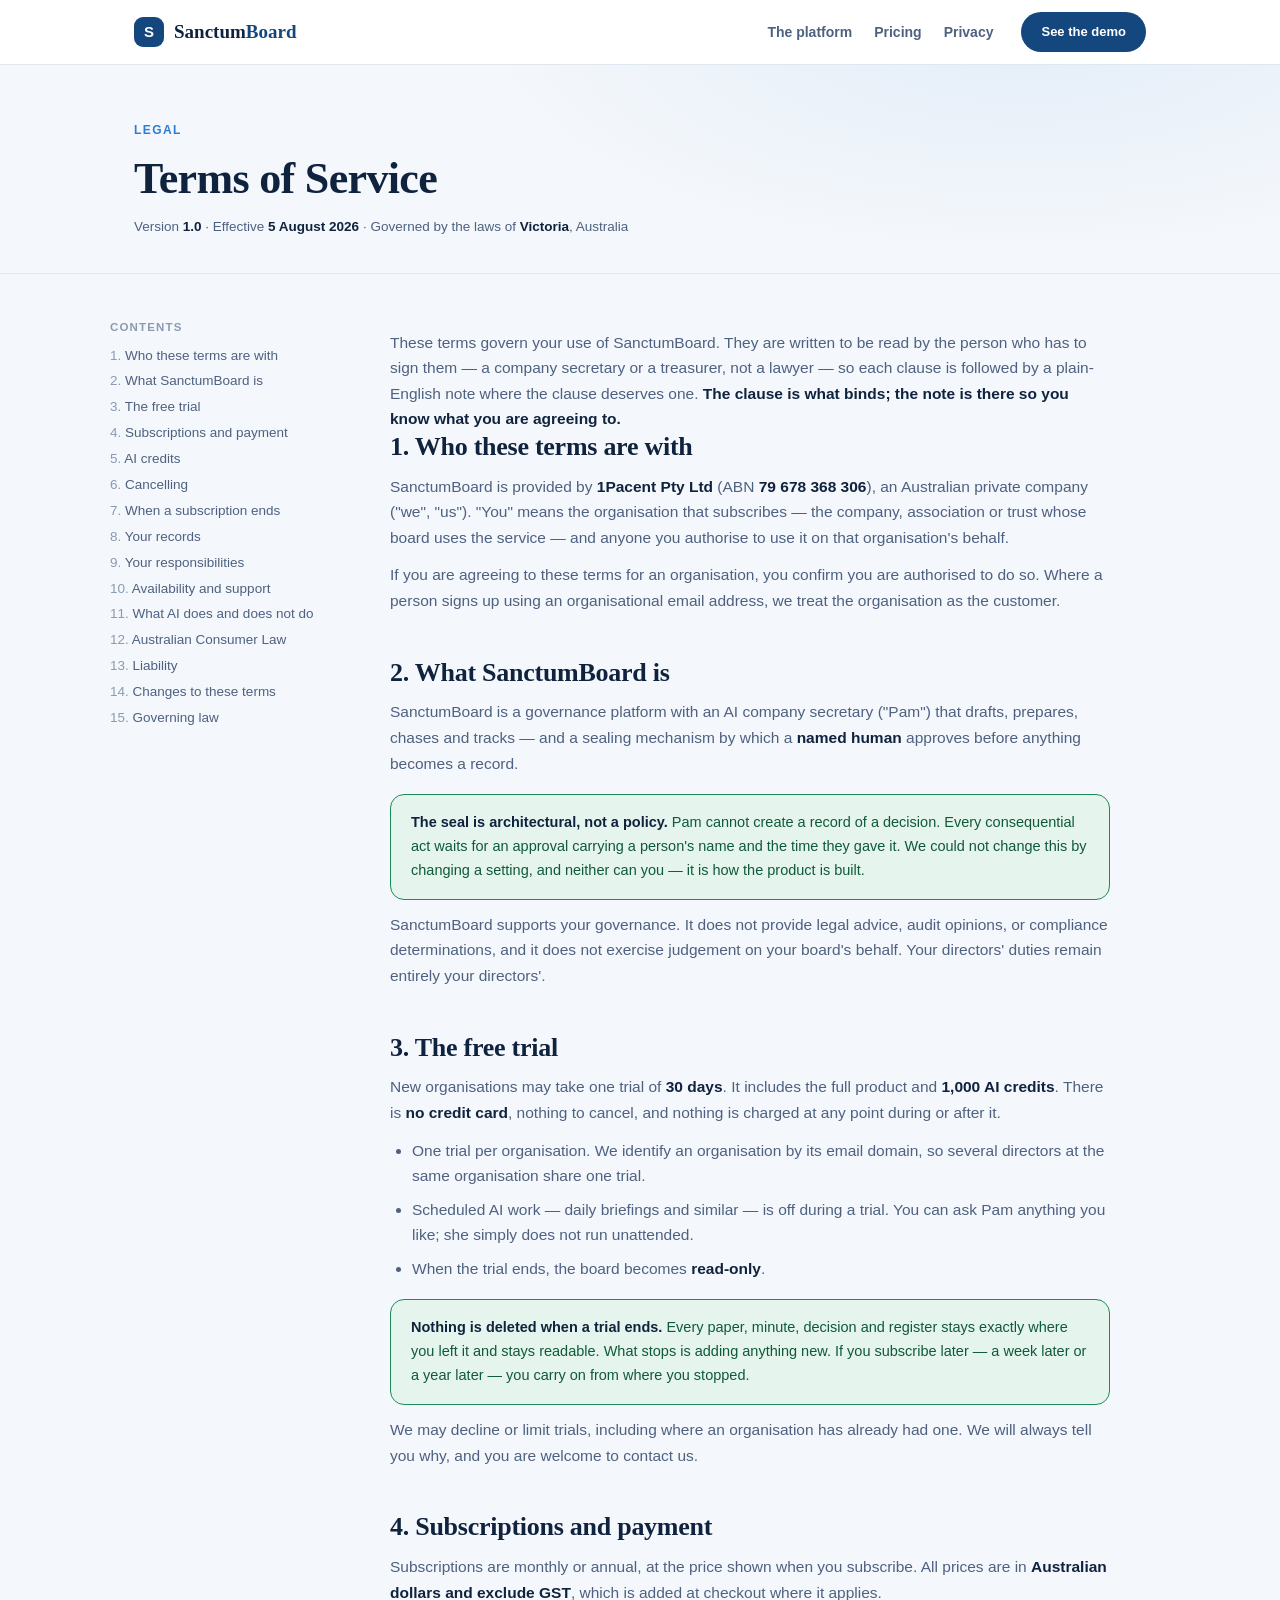
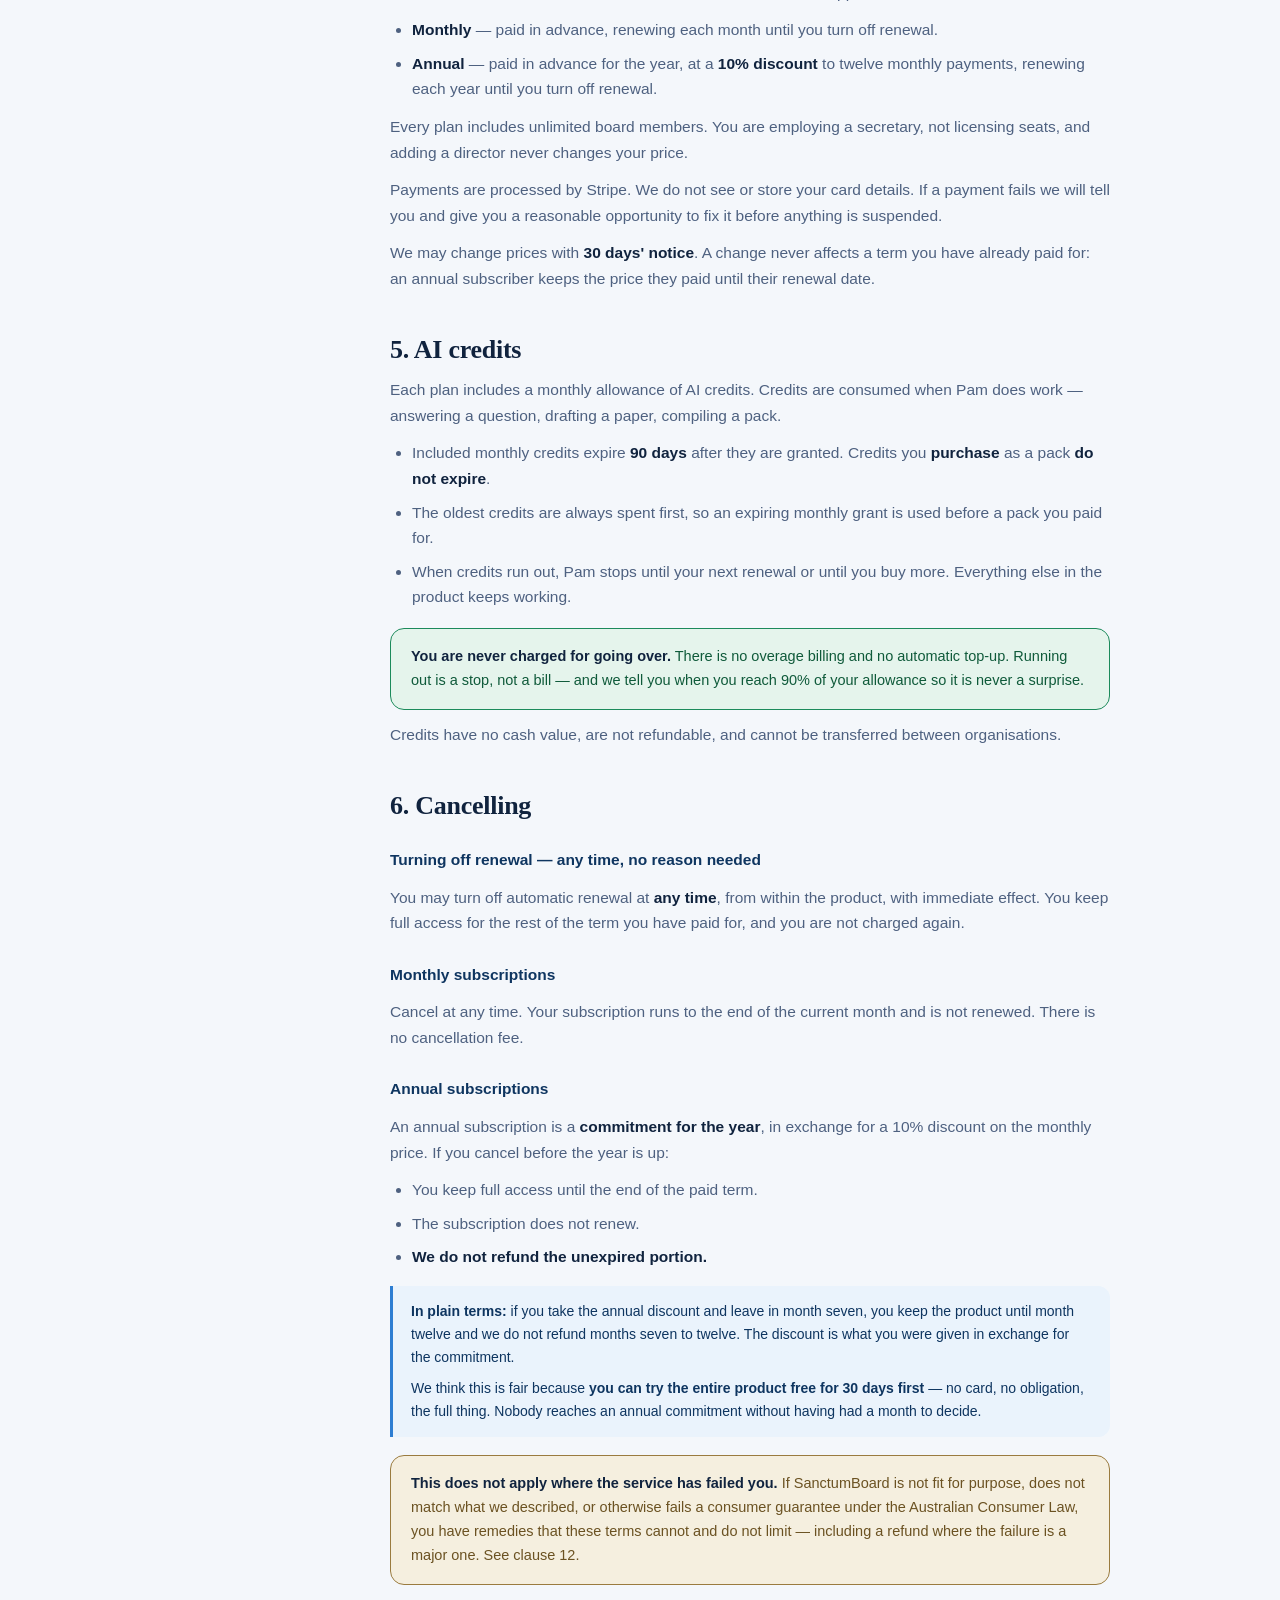
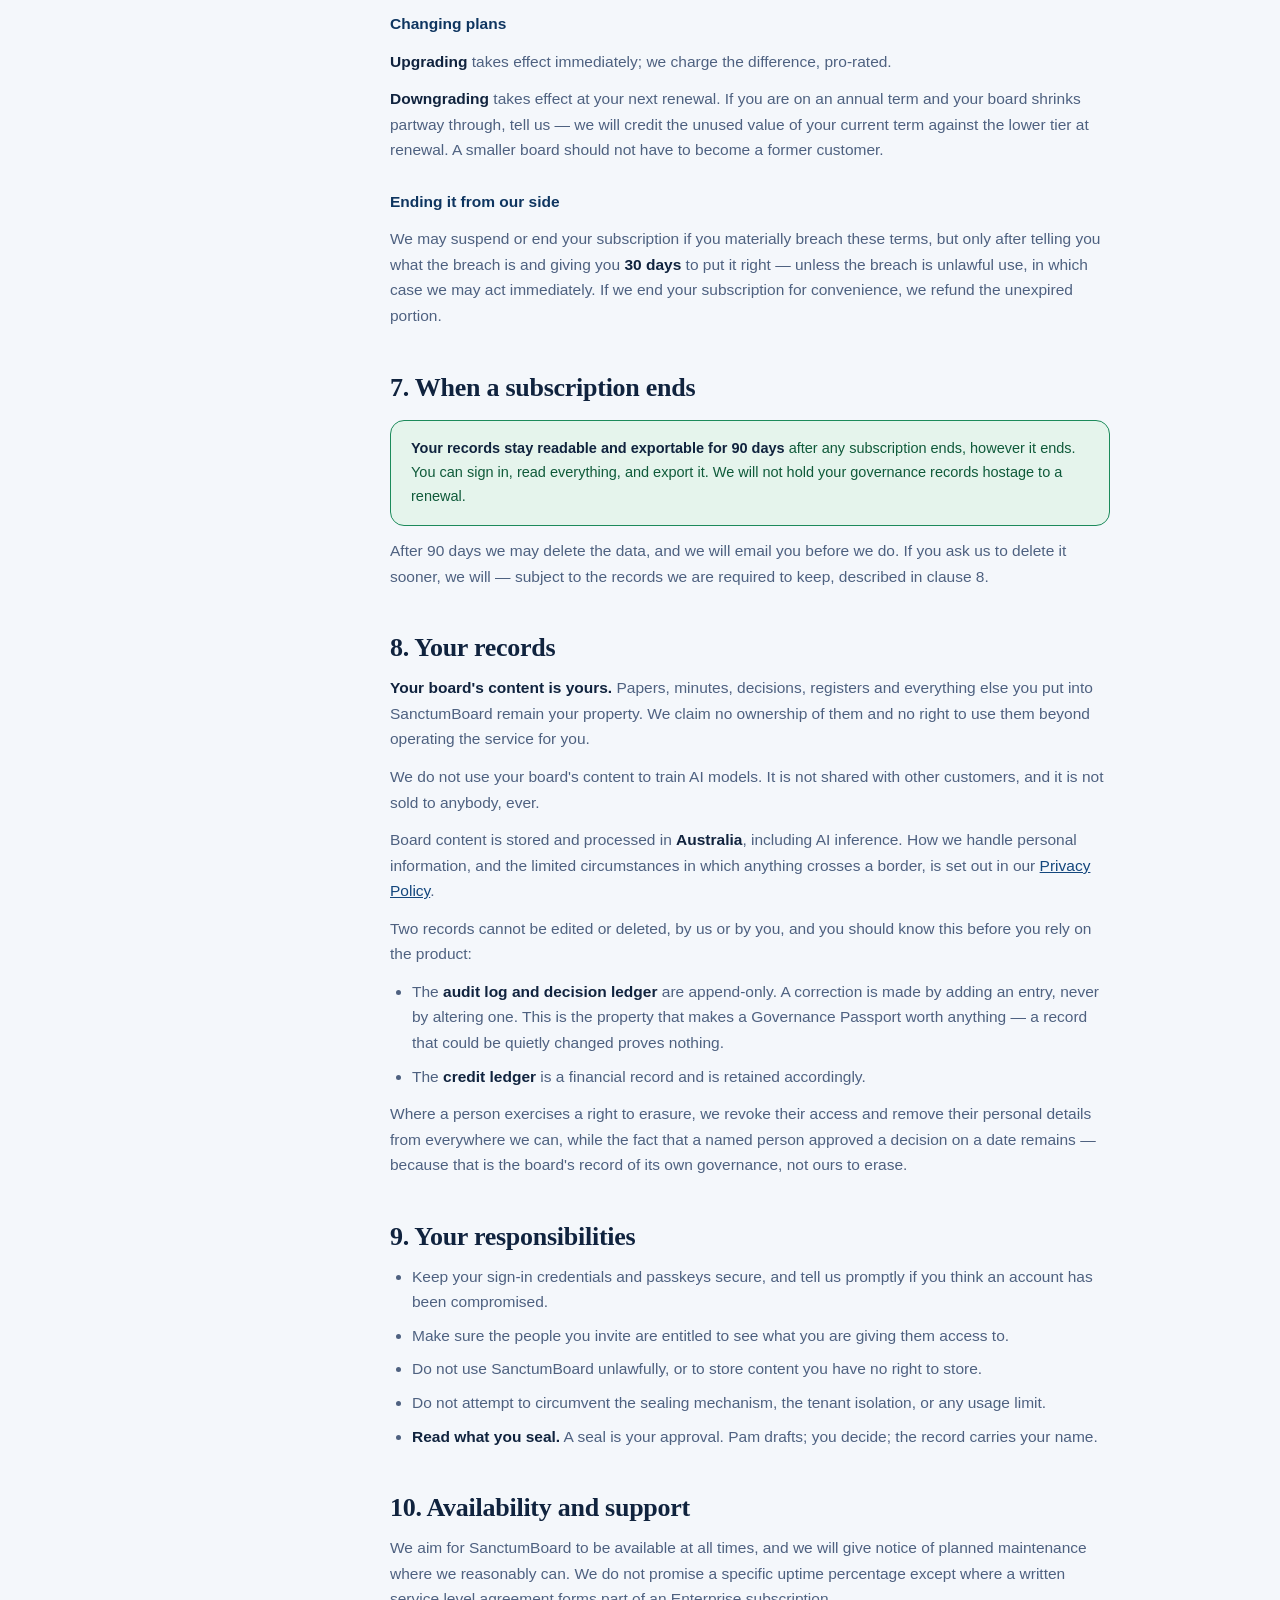
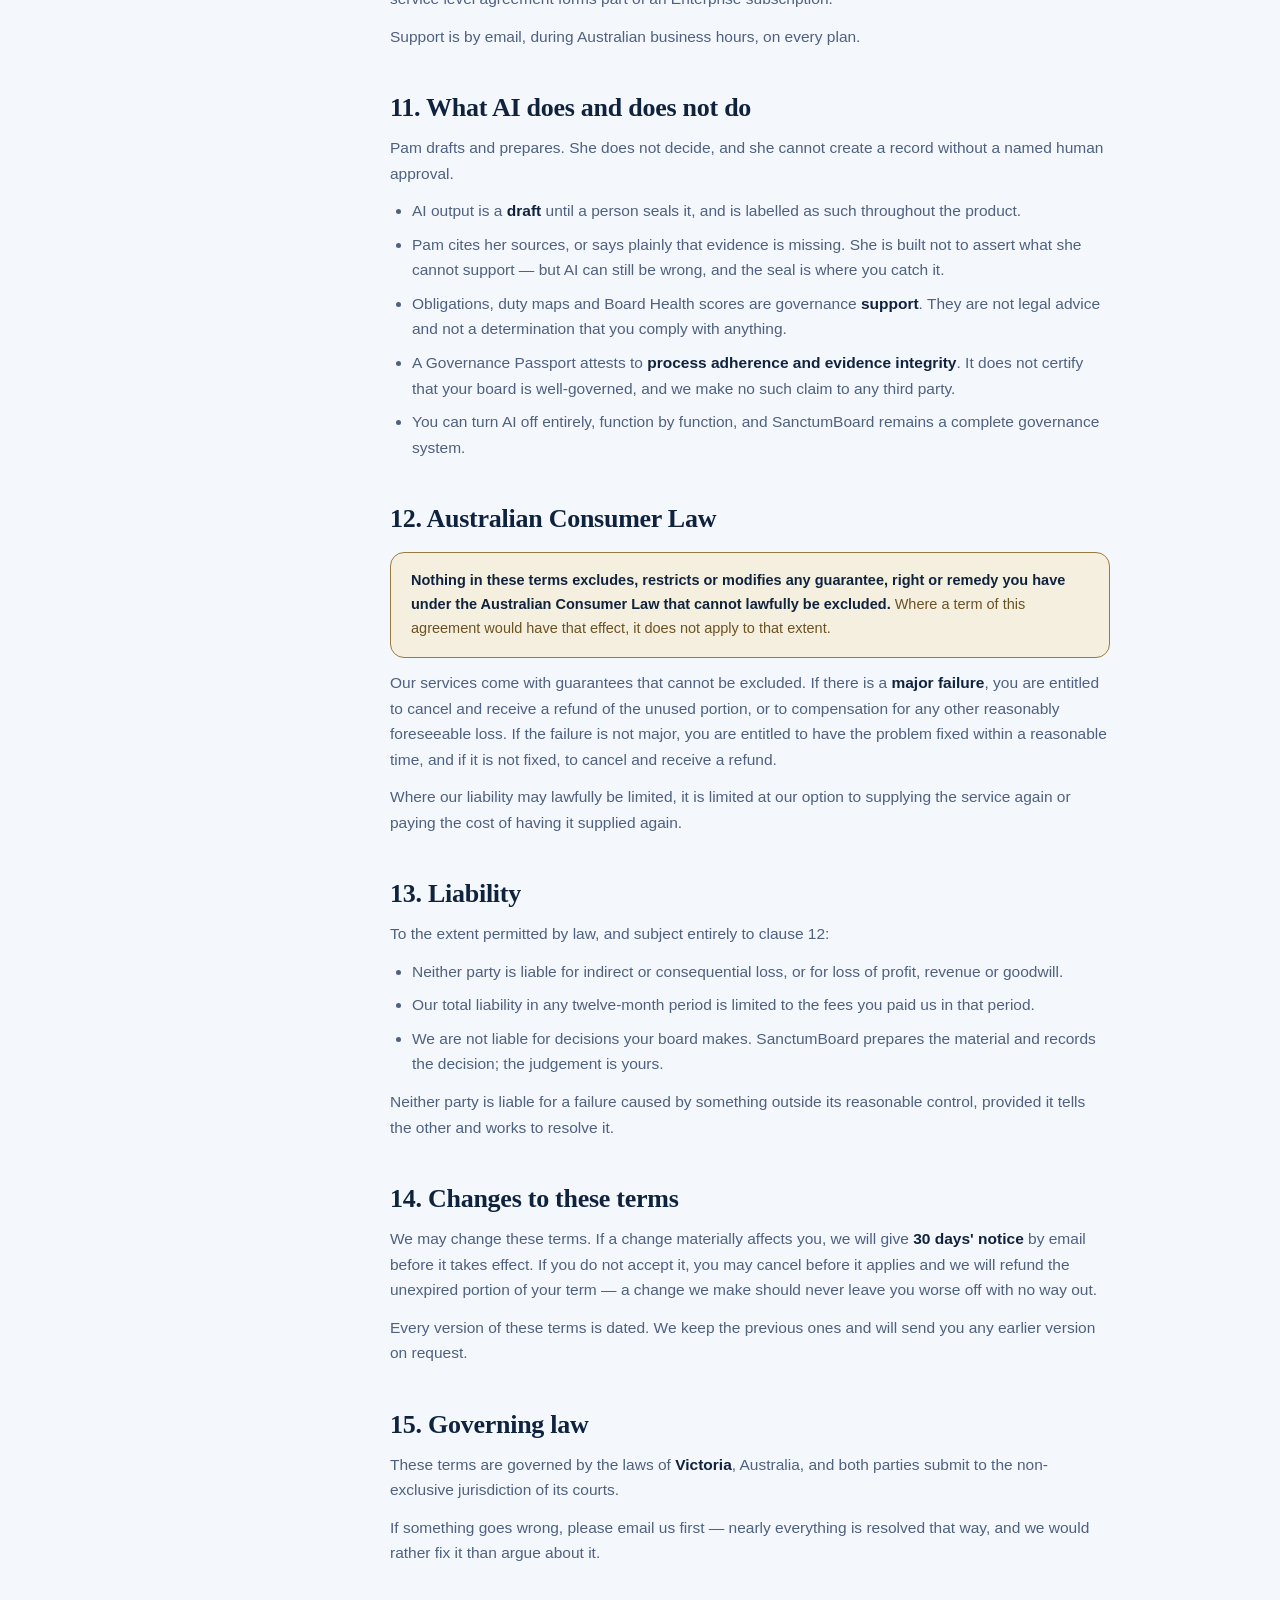
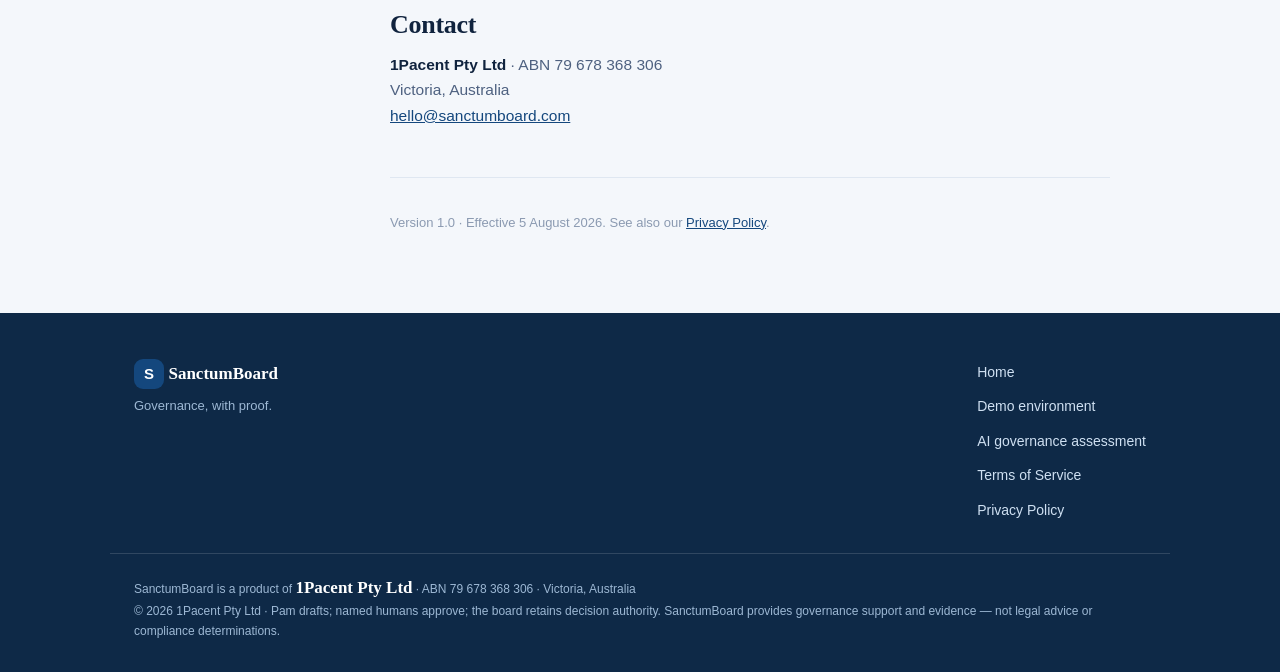
<file: terms.html>
<!DOCTYPE html>
<html lang="en">
<head>
  <meta charset="UTF-8" />
  <meta name="viewport" content="width=device-width, initial-scale=1.0" />
  <title>Terms of Service — SanctumBoard</title>
  <meta name="description" content="The terms on which SanctumBoard is provided: subscriptions, the free trial, AI credits, cancellation, your records, and the Australian Consumer Law rights we cannot and do not exclude." />
  <link rel="stylesheet" href="style.css" />
  <link rel="stylesheet" href="legal.css" />
</head>
<body>

<nav class="nav">
  <div class="container nav__inner">
    <a href="index.html" class="nav__logo">
      <span class="nav__mark">S</span>
      <span class="nav__word">Sanctum<em>Board</em></span>
    </a>
    <ul class="nav__links">
      <li><a href="index.html#pam">The platform</a></li>
      <li><a href="index.html#pricing">Pricing</a></li>
      <li><a href="privacy.html">Privacy</a></li>
    </ul>
    <a class="btn btn--solid btn--small" href="https://demo.sanctumboard.com">See the demo</a>
  </div>
</nav>

<header class="legal-hero">
  <div class="container">
    <p class="eyebrow">Legal</p>
    <h1>Terms of Service</h1>
    <p class="meta">Version <b>1.0</b> · Effective <b>5 August 2026</b> · Governed by the laws of <b>Victoria</b>, Australia</p>
  </div>
</header>

<div class="container legal-layout">

  <aside class="toc">
    <p>Contents</p>
    <ol>
      <li><a href="#who">Who these terms are with</a></li>
      <li><a href="#service">What SanctumBoard is</a></li>
      <li><a href="#trial">The free trial</a></li>
      <li><a href="#subscriptions">Subscriptions and payment</a></li>
      <li><a href="#credits">AI credits</a></li>
      <li><a href="#cancelling">Cancelling</a></li>
      <li><a href="#ending">When a subscription ends</a></li>
      <li><a href="#your-data">Your records</a></li>
      <li><a href="#your-obligations">Your responsibilities</a></li>
      <li><a href="#availability">Availability and support</a></li>
      <li><a href="#ai">What AI does and does not do</a></li>
      <li><a href="#acl">Australian Consumer Law</a></li>
      <li><a href="#liability">Liability</a></li>
      <li><a href="#changes">Changes to these terms</a></li>
      <li><a href="#law">Governing law</a></li>
    </ol>
  </aside>

  <main class="doc">

    <p>These terms govern your use of SanctumBoard. They are written to be read
    by the person who has to sign them — a company secretary or a treasurer,
    not a lawyer — so each clause is followed by a plain-English note where the
    clause deserves one. <strong>The clause is what binds; the note is there so
    you know what you are agreeing to.</strong></p>

    <h2 id="who">1. Who these terms are with</h2>
    <p>SanctumBoard is provided by <strong>1Pacent Pty Ltd</strong> (ABN <strong>79 678 368 306</strong>),
    an Australian private company ("we", "us"). "You" means the organisation that subscribes — the company,
    association or trust whose board uses the service — and anyone you
    authorise to use it on that organisation's behalf.</p>
    <p>If you are agreeing to these terms for an organisation, you confirm you
    are authorised to do so. Where a person signs up using an organisational
    email address, we treat the organisation as the customer.</p>

    <h2 id="service">2. What SanctumBoard is</h2>
    <p>SanctumBoard is a governance platform with an AI company secretary
    ("Pam") that drafts, prepares, chases and tracks — and a sealing mechanism
    by which a <strong>named human</strong> approves before anything becomes a
    record.</p>
    <div class="promise">
      <p><strong>The seal is architectural, not a policy.</strong> Pam cannot
      create a record of a decision. Every consequential act waits for an
      approval carrying a person's name and the time they gave it. We could not
      change this by changing a setting, and neither can you — it is how the
      product is built.</p>
    </div>
    <p>SanctumBoard supports your governance. It does not provide legal advice,
    audit opinions, or compliance determinations, and it does not exercise
    judgement on your board's behalf. Your directors' duties remain entirely
    your directors'.</p>

    <h2 id="trial">3. The free trial</h2>
    <p>New organisations may take one trial of <strong>30 days</strong>. It
    includes the full product and <strong>1,000 AI credits</strong>. There is
    <strong>no credit card</strong>, nothing to cancel, and nothing is charged
    at any point during or after it.</p>
    <ul>
      <li>One trial per organisation. We identify an organisation by its email
      domain, so several directors at the same organisation share one trial.</li>
      <li>Scheduled AI work — daily briefings and similar — is off during a
      trial. You can ask Pam anything you like; she simply does not run
      unattended.</li>
      <li>When the trial ends, the board becomes <strong>read-only</strong>.</li>
    </ul>
    <div class="promise">
      <p><strong>Nothing is deleted when a trial ends.</strong> Every paper,
      minute, decision and register stays exactly where you left it and stays
      readable. What stops is adding anything new. If you subscribe later — a
      week later or a year later — you carry on from where you stopped.</p>
    </div>
    <p>We may decline or limit trials, including where an organisation has
    already had one. We will always tell you why, and you are welcome to
    contact us.</p>

    <h2 id="subscriptions">4. Subscriptions and payment</h2>
    <p>Subscriptions are monthly or annual, at the price shown when you
    subscribe. All prices are in <strong>Australian dollars and exclude
    GST</strong>, which is added at checkout where it applies.</p>
    <ul>
      <li><strong>Monthly</strong> — paid in advance, renewing each month until
      you turn off renewal.</li>
      <li><strong>Annual</strong> — paid in advance for the year, at a
      <strong>10% discount</strong> to twelve monthly payments, renewing each
      year until you turn off renewal.</li>
    </ul>
    <p>Every plan includes unlimited board members. You are employing a
    secretary, not licensing seats, and adding a director never changes your
    price.</p>
    <p>Payments are processed by Stripe. We do not see or store your card
    details. If a payment fails we will tell you and give you a reasonable
    opportunity to fix it before anything is suspended.</p>
    <p>We may change prices with <strong>30 days' notice</strong>. A change
    never affects a term you have already paid for: an annual subscriber keeps
    the price they paid until their renewal date.</p>

    <h2 id="credits">5. AI credits</h2>
    <p>Each plan includes a monthly allowance of AI credits. Credits are
    consumed when Pam does work — answering a question, drafting a paper,
    compiling a pack.</p>
    <ul>
      <li>Included monthly credits expire <strong>90 days</strong> after they
      are granted. Credits you <strong>purchase</strong> as a pack
      <strong>do not expire</strong>.</li>
      <li>The oldest credits are always spent first, so an expiring monthly
      grant is used before a pack you paid for.</li>
      <li>When credits run out, Pam stops until your next renewal or until you
      buy more. Everything else in the product keeps working.</li>
    </ul>
    <div class="promise">
      <p><strong>You are never charged for going over.</strong> There is no
      overage billing and no automatic top-up. Running out is a stop, not a
      bill — and we tell you when you reach 90% of your allowance so it is
      never a surprise.</p>
    </div>
    <p>Credits have no cash value, are not refundable, and cannot be
    transferred between organisations.</p>

    <h2 id="cancelling">6. Cancelling</h2>

    <h3>Turning off renewal — any time, no reason needed</h3>
    <p>You may turn off automatic renewal at <strong>any time</strong>, from
    within the product, with immediate effect. You keep full access for the
    rest of the term you have paid for, and you are not charged again.</p>

    <h3>Monthly subscriptions</h3>
    <p>Cancel at any time. Your subscription runs to the end of the current
    month and is not renewed. There is no cancellation fee.</p>

    <h3>Annual subscriptions</h3>
    <p>An annual subscription is a <strong>commitment for the year</strong>, in
    exchange for a 10% discount on the monthly price. If you cancel before the
    year is up:</p>
    <ul>
      <li>You keep full access until the end of the paid term.</li>
      <li>The subscription does not renew.</li>
      <li><strong>We do not refund the unexpired portion.</strong></li>
    </ul>
    <div class="plain">
      <p><b>In plain terms:</b> if you take the annual discount and leave in
      month seven, you keep the product until month twelve and we do not refund
      months seven to twelve. The discount is what you were given in exchange
      for the commitment.</p>
      <p>We think this is fair because <b>you can try the entire product free
      for 30 days first</b> — no card, no obligation, the full thing. Nobody
      reaches an annual commitment without having had a month to decide.</p>
    </div>
    <div class="statute">
      <p><strong>This does not apply where the service has failed you.</strong>
      If SanctumBoard is not fit for purpose, does not match what we described,
      or otherwise fails a consumer guarantee under the Australian Consumer
      Law, you have remedies that these terms cannot and do not limit —
      including a refund where the failure is a major one. See clause 12.</p>
    </div>

    <h3>Changing plans</h3>
    <p><strong>Upgrading</strong> takes effect immediately; we charge the
    difference, pro-rated.</p>
    <p><strong>Downgrading</strong> takes effect at your next renewal. If you
    are on an annual term and your board shrinks partway through, tell us — we
    will credit the unused value of your current term against the lower tier at
    renewal. A smaller board should not have to become a former customer.</p>

    <h3>Ending it from our side</h3>
    <p>We may suspend or end your subscription if you materially breach these
    terms, but only after telling you what the breach is and giving you
    <strong>30 days</strong> to put it right — unless the breach is unlawful
    use, in which case we may act immediately. If we end your subscription for
    convenience, we refund the unexpired portion.</p>

    <h2 id="ending">7. When a subscription ends</h2>
    <div class="promise">
      <p><strong>Your records stay readable and exportable for 90 days</strong>
      after any subscription ends, however it ends. You can sign in, read
      everything, and export it. We will not hold your governance records
      hostage to a renewal.</p>
    </div>
    <p>After 90 days we may delete the data, and we will email you before we
    do. If you ask us to delete it sooner, we will — subject to the records we
    are required to keep, described in clause 8.</p>

    <h2 id="your-data">8. Your records</h2>
    <p><strong>Your board's content is yours.</strong> Papers, minutes,
    decisions, registers and everything else you put into SanctumBoard remain
    your property. We claim no ownership of them and no right to use them
    beyond operating the service for you.</p>
    <p>We do not use your board's content to train AI models. It is not shared
    with other customers, and it is not sold to anybody, ever.</p>
    <p>Board content is stored and processed in <strong>Australia</strong>,
    including AI inference. How we handle personal information, and the limited
    circumstances in which anything crosses a border, is set out in our
    <a href="privacy.html">Privacy Policy</a>.</p>
    <p>Two records cannot be edited or deleted, by us or by you, and you should
    know this before you rely on the product:</p>
    <ul>
      <li>The <strong>audit log and decision ledger</strong> are append-only. A
      correction is made by adding an entry, never by altering one. This is the
      property that makes a Governance Passport worth anything — a record that
      could be quietly changed proves nothing.</li>
      <li>The <strong>credit ledger</strong> is a financial record and is
      retained accordingly.</li>
    </ul>
    <p>Where a person exercises a right to erasure, we revoke their access and
    remove their personal details from everywhere we can, while the fact that a
    named person approved a decision on a date remains — because that is the
    board's record of its own governance, not ours to erase.</p>

    <h2 id="your-obligations">9. Your responsibilities</h2>
    <ul>
      <li>Keep your sign-in credentials and passkeys secure, and tell us
      promptly if you think an account has been compromised.</li>
      <li>Make sure the people you invite are entitled to see what you are
      giving them access to.</li>
      <li>Do not use SanctumBoard unlawfully, or to store content you have no
      right to store.</li>
      <li>Do not attempt to circumvent the sealing mechanism, the tenant
      isolation, or any usage limit.</li>
      <li><strong>Read what you seal.</strong> A seal is your approval. Pam
      drafts; you decide; the record carries your name.</li>
    </ul>

    <h2 id="availability">10. Availability and support</h2>
    <p>We aim for SanctumBoard to be available at all times, and we will give
    notice of planned maintenance where we reasonably can. We do not promise a
    specific uptime percentage except where a written service level agreement
    forms part of an Enterprise subscription.</p>
    <p>Support is by email, during Australian business hours, on every plan.</p>

    <h2 id="ai">11. What AI does and does not do</h2>
    <p>Pam drafts and prepares. She does not decide, and she cannot create a
    record without a named human approval.</p>
    <ul>
      <li>AI output is a <strong>draft</strong> until a person seals it, and is
      labelled as such throughout the product.</li>
      <li>Pam cites her sources, or says plainly that evidence is missing. She
      is built not to assert what she cannot support — but AI can still be
      wrong, and the seal is where you catch it.</li>
      <li>Obligations, duty maps and Board Health scores are governance
      <strong>support</strong>. They are not legal advice and not a
      determination that you comply with anything.</li>
      <li>A Governance Passport attests to <strong>process adherence and
      evidence integrity</strong>. It does not certify that your board is
      well-governed, and we make no such claim to any third party.</li>
      <li>You can turn AI off entirely, function by function, and SanctumBoard
      remains a complete governance system.</li>
    </ul>

    <h2 id="acl">12. Australian Consumer Law</h2>
    <div class="statute">
      <p><strong>Nothing in these terms excludes, restricts or modifies any
      guarantee, right or remedy you have under the Australian Consumer Law
      that cannot lawfully be excluded.</strong> Where a term of this agreement
      would have that effect, it does not apply to that extent.</p>
    </div>
    <p>Our services come with guarantees that cannot be excluded. If there is a
    <strong>major failure</strong>, you are entitled to cancel and receive a
    refund of the unused portion, or to compensation for any other reasonably
    foreseeable loss. If the failure is not major, you are entitled to have the
    problem fixed within a reasonable time, and if it is not fixed, to cancel
    and receive a refund.</p>
    <p>Where our liability may lawfully be limited, it is limited at our option
    to supplying the service again or paying the cost of having it supplied
    again.</p>

    <h2 id="liability">13. Liability</h2>
    <p>To the extent permitted by law, and subject entirely to clause 12:</p>
    <ul>
      <li>Neither party is liable for indirect or consequential loss, or for
      loss of profit, revenue or goodwill.</li>
      <li>Our total liability in any twelve-month period is limited to the fees
      you paid us in that period.</li>
      <li>We are not liable for decisions your board makes. SanctumBoard
      prepares the material and records the decision; the judgement is
      yours.</li>
    </ul>
    <p>Neither party is liable for a failure caused by something outside its
    reasonable control, provided it tells the other and works to resolve it.</p>

    <h2 id="changes">14. Changes to these terms</h2>
    <p>We may change these terms. If a change materially affects you, we will
    give <strong>30 days' notice</strong> by email before it takes effect. If
    you do not accept it, you may cancel before it applies and we will refund
    the unexpired portion of your term — a change we make should never leave
    you worse off with no way out.</p>
    <p>Every version of these terms is dated. We keep the previous ones and
    will send you any earlier version on request.</p>

    <h2 id="law">15. Governing law</h2>
    <p>These terms are governed by the laws of <strong>Victoria</strong>,
    Australia, and both parties submit to the non-exclusive jurisdiction of its
    courts.</p>
    <p>If something goes wrong, please email us first — nearly everything is
    resolved that way, and we would rather fix it than argue about it.</p>

    <h2 id="contact">Contact</h2>
    <p><strong>1Pacent Pty Ltd</strong> · ABN 79 678 368 306<br />
    Victoria, Australia<br />
    <a href="mailto:hello@sanctumboard.com">hello@sanctumboard.com</a></p>

    <div class="legal-foot">
      <p>Version 1.0 · Effective 5 August 2026. See also our
      <a href="privacy.html">Privacy Policy</a>.</p>
    </div>

  </main>
</div>

<footer class="footer">
  <div class="container footer__inner">
    <div class="footer__brand">
      <span class="nav__mark">S</span> <b>SanctumBoard</b>
      <p>Governance, with proof.</p>
    </div>
    <ul>
      <li><a href="index.html">Home</a></li>
      <li><a href="https://demo.sanctumboard.com">Demo environment</a></li>
      <li><a href="https://assess.sanctumboard.com" target="_blank" rel="noreferrer">AI governance assessment</a></li>
      <li><a href="terms.html">Terms of Service</a></li>
      <li><a href="privacy.html">Privacy Policy</a></li>
    </ul>
  </div>
  <div class="container footer__legal">
    <p>SanctumBoard is a product of <b>1Pacent Pty Ltd</b> · ABN 79 678 368 306 · Victoria, Australia</p>
    <p>© 2026 1Pacent Pty Ltd · Pam drafts; named humans approve; the board retains decision authority.
    SanctumBoard provides governance support and evidence — not legal advice or compliance determinations.</p>
  </div>
</footer>

</body>
</html>
</file>
<file: style.css>
/* ============================================================
   SANCTUMBOARD.COM — Governance, with proof
   The Sanctum design system: deep institutional navy for trust,
   azure for intelligence, brass reserved for the seal.
   ============================================================ */

*, *::before, *::after { box-sizing: border-box; margin: 0; padding: 0; }

/* The `hidden` attribute must actually hide things.
   ------------------------------------------------------------
   The browser's own [hidden] { display: none } is a zero-specificity user-agent
   rule, so ANY class that sets display beats it. Several elements here are
   drawn hidden and revealed by pricing.js once /api/plans answers, and two of
   them — .trialbar and .term-toggle — set display in their own class. Both were
   therefore visible always.

   For .trialbar that was not cosmetic. It advertised "free for 30 days, no
   credit card" to every visitor while trials_open was false, and its button led
   to a signup that refuses — the exact broken promise that the markup comment
   and the pricing.js gate were both written to prevent. Neither was wrong; this
   line was missing underneath them.

   !important because the whole point is to outrank a class that sets display.
   With this here, `hidden` can be trusted from now on. */
[hidden] { display: none !important; }

:root {
  --ground:      #f4f7fb;
  --surface:     #ffffff;
  --ink:         #10233e;
  --ink-soft:    #4e6180;
  --ink-faint:   #8b9ab1;
  --line:        #dfe7f1;
  --trust:       #14477d;
  --trust-soft:  #e3edf8;
  --trust-ink:   #0e3560;
  --navy:        #0e2947;
  --sky:         #2d7dd2;
  --sky-soft:    #eaf3fc;
  --seal:        #9a7b3f;
  --seal-soft:   #f5efdf;
  --assent:      #1c8a5b;
  --assent-soft: #e5f4ec;
  --serif: Georgia, "Times New Roman", "Source Serif 4", serif;
  --sans: -apple-system, BlinkMacSystemFont, "Segoe UI", Roboto, "Helvetica Neue", sans-serif;
}

html { scroll-behavior: smooth; }
body { font-family: var(--sans); background: var(--ground); color: var(--ink); line-height: 1.65; -webkit-font-smoothing: antialiased; }
img { max-width: 100%; }
a { color: var(--trust); }
.container { max-width: 1060px; margin: 0 auto; padding: 0 24px; }
.center { text-align: center; }

h1 { font-family: var(--serif); font-size: clamp(38px, 6vw, 58px); line-height: 1.08; letter-spacing: -0.015em; font-weight: 600; }
h2 { font-family: var(--serif); font-size: clamp(28px, 4vw, 38px); line-height: 1.15; letter-spacing: -0.01em; font-weight: 600; margin-bottom: 10px; }
h3 { font-size: 17px; font-weight: 700; }

.eyebrow { font-size: 12px; font-weight: 700; letter-spacing: .12em; text-transform: uppercase; color: var(--sky); margin-bottom: 14px; }
.eyebrow--light { color: #9fc7f2; }
.section__lead { font-size: 17px; color: var(--ink-soft); max-width: 640px; margin-bottom: 18px; }
.section__lead--light { color: #cfe0f2; }
.section__body { font-size: 15px; color: var(--ink-soft); max-width: 620px; }
.section__note { font-size: 13px; color: var(--ink-faint); margin-top: 22px; max-width: 680px; }
.section__note--light { color: #9db8d4; }

/* Buttons */
.btn { display: inline-block; text-decoration: none; font-weight: 700; border-radius: 999px; transition: transform .12s ease, box-shadow .12s ease; }
.btn:hover { transform: translateY(-1px); box-shadow: 0 10px 24px -14px rgba(16,35,62,.5); }
.btn--solid { background: var(--trust); color: #fff; padding: 14px 28px; font-size: 15px; }
.btn--ghost { border: 1.5px solid var(--trust); color: var(--trust); padding: 12.5px 26px; font-size: 15px; background: transparent; }
.section--navy .btn--ghost { border-color: #7fb2e8; color: #cfe0f2; }
.btn--small { padding: 9px 20px; font-size: 13px; }
.btn--big { padding: 16px 36px; font-size: 17px; }

/* Nav */
.nav { position: sticky; top: 0; z-index: 50; background: rgba(255,255,255,.92); backdrop-filter: blur(10px); border-bottom: 1px solid var(--line); }
.nav__inner { display: flex; align-items: center; gap: 28px; height: 64px; }
.nav__logo { display: flex; align-items: center; gap: 10px; text-decoration: none; color: var(--ink); }
.nav__mark { display: inline-flex; width: 30px; height: 30px; border-radius: 9px; background: var(--trust); color: #fff; font-weight: 800; font-size: 15px; align-items: center; justify-content: center; }
.nav__word { font-family: var(--serif); font-weight: 600; font-size: 19px; }
.nav__word em { font-style: normal; color: var(--trust); }
.nav__links { display: flex; gap: 22px; list-style: none; margin-left: auto; }
.nav__links a { text-decoration: none; color: var(--ink-soft); font-size: 14px; font-weight: 600; }
.nav__links a:hover { color: var(--trust); }
@media (max-width: 860px) { .nav__links { display: none; } .nav__inner { justify-content: space-between; } }

/* Hero */
.hero { padding: 84px 0 70px; background:
  radial-gradient(1000px 460px at 85% -10%, var(--trust-soft) 0%, transparent 60%),
  radial-gradient(700px 380px at 0% 10%, var(--sky-soft) 0%, transparent 55%);
}
.hero__lead { font-size: 19px; color: var(--ink-soft); max-width: 660px; margin-top: 20px; }
.hero__lead strong { color: var(--trust-ink); }
.hero__ctas { display: flex; gap: 14px; flex-wrap: wrap; margin-top: 28px; }
.hero__promise { margin-top: 18px; font-size: 13.5px; font-weight: 600; color: var(--trust-ink); }

/* Hero product panel */
.hero__panel { margin-top: 46px; border: 1px solid var(--line); border-radius: 18px; background: var(--surface); box-shadow: 0 30px 70px -40px rgba(16,35,62,.45); overflow: hidden; max-width: 780px; }
.panel__bar { display: flex; align-items: center; gap: 12px; padding: 12px 18px; border-bottom: 1px solid var(--line); }
.panel__dot { width: 10px; height: 10px; border-radius: 50%; background: var(--sky); }
.panel__brand { font-family: var(--serif); font-weight: 600; font-size: 14px; }
.panel__tabs { margin-left: auto; display: flex; gap: 14px; font-size: 12px; }
.panel__tabs b { color: var(--trust-ink); background: var(--trust-soft); padding: 3px 10px; border-radius: 999px; }
.panel__tabs i { font-style: normal; color: var(--ink-faint); padding: 3px 2px; }
@media (max-width: 640px) { .panel__tabs i { display: none; } }
.panel__body { display: grid; grid-template-columns: 1.1fr 1fr; }
@media (max-width: 640px) { .panel__body { grid-template-columns: 1fr; } }
.panel__pam { padding: 20px; border-right: 1px solid var(--line); }
@media (max-width: 640px) { .panel__pam { border-right: 0; border-bottom: 1px solid var(--line); } }
.pam__name { font-size: 12px; font-weight: 700; color: var(--sky); margin-bottom: 8px; }
.pam__line { background: var(--ground); border-radius: 14px; padding: 12px 14px; font-size: 13.5px; color: var(--ink-soft); }
.panel__cards { padding: 16px; display: flex; flex-direction: column; gap: 10px; }
.card { border: 1px solid var(--line); border-radius: 14px; padding: 12px 14px; font-size: 13px; color: var(--ink-soft); }
.card p { margin: 6px 0; color: var(--ink); }
.card em { color: var(--ink-faint); font-style: normal; font-size: 12px; }
.card--seal { border-color: var(--seal); }
.chip { display: inline-block; font-size: 10.5px; font-weight: 700; letter-spacing: .06em; text-transform: uppercase; padding: 3px 9px; border-radius: 999px; }
.chip--seal { background: var(--seal-soft); color: var(--seal); }
.chip--green { background: var(--assent-soft); color: var(--assent); }
.btnlet { display: inline-block; background: var(--trust); color: #fff; font-size: 12px; font-weight: 700; padding: 6px 14px; border-radius: 999px; }

/* Sections */
.section { padding: 78px 0; }
.section--tint { background: var(--surface); border-top: 1px solid var(--line); border-bottom: 1px solid var(--line); }
.section--navy { background: linear-gradient(160deg, var(--navy) 0%, var(--trust-ink) 100%); color: #fff; }
.section--navy h2 { color: #fff; }
.section--bridge { background: var(--surface); border-top: 1px solid var(--line); }
.section--final { padding: 90px 0; }
.section--split { display: grid; grid-template-columns: 1.05fr 1fr; gap: 56px; align-items: center; }
@media (max-width: 860px) { .section--split { grid-template-columns: 1fr; } }

/* Trio */
.trio { display: grid; grid-template-columns: repeat(3, 1fr); gap: 22px; margin-top: 34px; }
@media (max-width: 860px) { .trio { grid-template-columns: 1fr; } }
.trio__item { background: var(--surface); border: 1px solid var(--line); border-radius: 18px; padding: 26px; }
.section--tint .trio__item { background: var(--ground); }
.trio__glyph { display: inline-flex; width: 44px; height: 44px; border-radius: 13px; align-items: center; justify-content: center; font-weight: 800; font-size: 19px; margin-bottom: 14px; }
.trio__glyph--sky { background: var(--sky-soft); color: var(--sky); }
.trio__glyph--seal { background: var(--seal-soft); color: var(--seal); }
.trio__glyph--trust { background: var(--trust-soft); color: var(--trust); font-size: 16px; }
.trio__item p { font-size: 14px; color: var(--ink-soft); margin-top: 8px; }

/* Rooms */
.rooms { display: grid; grid-template-columns: repeat(2, 1fr); gap: 18px; margin-top: 30px; }
@media (max-width: 720px) { .rooms { grid-template-columns: 1fr; } }
.room { background: var(--ground); border: 1px solid var(--line); border-radius: 18px; padding: 24px; }
.room__q { font-family: var(--serif); font-size: 17px; color: var(--trust); margin: 4px 0 8px; }
.room p { font-size: 14px; color: var(--ink-soft); }

/* Thread */
.thread { position: relative; padding-left: 30px; }
.thread::before { content: ""; position: absolute; left: 14px; top: 10px; bottom: 10px; width: 2px; background: var(--line); }
.thread__node { position: relative; display: flex; gap: 14px; align-items: flex-start; padding: 10px 0; font-size: 13.5px; color: var(--ink-soft); }
.thread__node b { color: var(--ink); }
.thread__glyph { position: relative; z-index: 1; margin-left: -30px; flex: 0 0 30px; width: 30px; height: 30px; border-radius: 50%; display: inline-flex; align-items: center; justify-content: center; font-size: 13px; color: #fff; box-shadow: 0 0 0 4px var(--ground); }
.g--trust { background: var(--trust); }
.g--sky { background: var(--sky); }
.g--plain { background: #fff; color: var(--ink-soft); border: 1px solid var(--line); }
.g--seal { background: var(--seal-soft); color: var(--seal); border: 1px solid var(--seal); }
.g--green { background: var(--assent); }
.ok { color: var(--assent); font-weight: 700; }

/* Passport mock */
.passport { background: rgba(255,255,255,.06); border: 1px solid rgba(255,255,255,.16); border-radius: 18px; padding: 22px; max-width: 720px; margin-top: 26px; }
.passport__head { display: flex; justify-content: space-between; gap: 14px; flex-wrap: wrap; align-items: center; font-size: 14px; font-weight: 700; margin-bottom: 18px; }
.passport__rows > div { display: grid; grid-template-columns: 220px 1fr auto; gap: 14px; align-items: center; font-size: 13px; padding: 8px 0; color: #cfe0f2; }
@media (max-width: 640px) { .passport__rows > div { grid-template-columns: 1fr; gap: 6px; } }
.passport__rows b { color: #fff; font-weight: 600; }
.bar { display: block; height: 7px; border-radius: 999px; background: rgba(255,255,255,.15); overflow: hidden; }
.bar i { display: block; height: 100%; border-radius: 999px; background: #57d99a; }
.passport__foot { font-size: 12px; color: #9db8d4; margin-top: 14px; }

/* Compare */
.compare { border: 1px solid var(--line); border-radius: 18px; overflow: hidden; background: var(--surface); margin-top: 26px; }
.compare__row { display: grid; grid-template-columns: 1fr 1.35fr; }
.compare__row + .compare__row { border-top: 1px solid var(--line); }
.compare__row span { padding: 16px 20px; font-size: 14px; color: var(--ink-soft); }
.compare__row span + span { border-left: 1px solid var(--line); background: var(--trust-soft); color: var(--trust-ink); }
.compare__row b { color: var(--trust-ink); }
.compare__row--head span { font-size: 12px; font-weight: 800; letter-spacing: .08em; text-transform: uppercase; color: var(--ink-faint); background: var(--ground); }
.compare__row--head span + span { color: var(--trust); background: var(--trust-soft); }
@media (max-width: 720px) {
  .compare__row { grid-template-columns: 1fr; }
  .compare__row span + span { border-left: 0; border-top: 1px dashed var(--line); }
}

/* Tenets */
.grid-6 { display: grid; grid-template-columns: repeat(3, 1fr); gap: 16px; margin-top: 30px; }
@media (max-width: 860px) { .grid-6 { grid-template-columns: 1fr; } }
.tenet { background: var(--ground); border: 1px solid var(--line); border-radius: 16px; padding: 20px; font-size: 13.5px; color: var(--ink-soft); }
.tenet b { display: block; color: var(--ink); margin-bottom: 5px; font-size: 14px; }

/* Plans */
.plans { display: grid; grid-template-columns: repeat(4, 1fr); gap: 16px; margin-top: 30px; }
@media (max-width: 960px) { .plans { grid-template-columns: repeat(2, 1fr); } }
@media (max-width: 560px) { .plans { grid-template-columns: 1fr; } }
.plan { background: var(--surface); border: 1px solid var(--line); border-radius: 18px; padding: 24px; }
.plan--feature { border-color: var(--trust); box-shadow: 0 18px 44px -30px rgba(20,71,125,.55); }
.plan__price { font-family: var(--serif); font-size: 30px; color: var(--trust-ink); margin: 6px 0 8px; }
.plan__price span { font-size: 14px; color: var(--ink-faint); font-family: var(--sans); }
.plan__price--talk { font-size: 24px; }
.plan p { font-size: 13px; color: var(--ink-soft); }
.plan a.btn { display: inline-block; }

/* GST is exclusive on every Stripe Price and immutable there, so a figure
   shown without this line is simply the wrong number. */
.plan__tax { font-size: 11.5px; font-weight: 700; letter-spacing: .04em; text-transform: uppercase;
  color: var(--ink-faint); margin: -4px 0 8px; }
.plan__credits { font-size: 12.5px; color: var(--trust); font-weight: 600; margin-top: 8px; }
.plan--loading, .plan--fallback { grid-column: 1 / -1; text-align: center; }
.plan--loading h3 { color: var(--ink-faint); font-weight: 500; }

/* The trial, shown only once /api/plans confirms one is running. */
.trialbar { display: flex; align-items: center; justify-content: space-between; gap: 20px; flex-wrap: wrap;
  background: var(--trust-soft); border: 1px solid #cfe2f6; border-radius: 18px; padding: 20px 24px; margin-top: 28px; }
.trialbar b { display: block; font-size: 16px; color: var(--trust-ink); }
.trialbar span { font-size: 13.5px; color: var(--ink-soft); }
.trialbar b span { display: inline; font-size: inherit; color: inherit; }

/* Monthly / annual. Hidden until some plan can actually be bought annually —
   /api/plans withholds the annual price when no Stripe Price exists. */
.term-toggle { display: inline-flex; gap: 4px; margin-top: 26px; padding: 4px;
  background: var(--surface); border: 1px solid var(--line); border-radius: 999px; }
.termbtn { border: 0; background: transparent; cursor: pointer; font: inherit; font-size: 13.5px;
  font-weight: 600; color: var(--ink-soft); padding: 8px 18px; border-radius: 999px; transition: background .12s ease, color .12s ease; }
.termbtn:hover { color: var(--trust); }
.termbtn--on { background: var(--trust); color: #fff; }
.termbtn--on:hover { color: #fff; }

/* Bridge */
.bridge { display: grid; grid-template-columns: 1.2fr auto; gap: 40px; align-items: center; }
@media (max-width: 860px) { .bridge { grid-template-columns: 1fr; } }
.bridge__ctas { display: flex; flex-direction: column; gap: 12px; }

/* Footer */
.footer { background: var(--navy); color: #cfe0f2; padding: 46px 0 30px; }
.footer__inner { display: flex; justify-content: space-between; gap: 30px; flex-wrap: wrap; }
.footer__brand p { font-size: 13px; color: #9db8d4; margin-top: 6px; }
.footer b { font-family: var(--serif); font-size: 17px; color: #fff; }
.footer ul { list-style: none; display: flex; flex-direction: column; gap: 8px; }
.footer a { color: #cfe0f2; text-decoration: none; font-size: 14px; }
.footer a:hover { color: #fff; text-decoration: underline; }
.footer__legal { border-top: 1px solid rgba(255,255,255,.14); margin-top: 30px; padding-top: 20px; }
.footer__legal p { font-size: 12px; color: #9db8d4; }
</file>
<file: legal.css>
/* ============================================================
   SANCTUMBOARD.COM — legal documents
   Same design system as style.css. Optimised for reading a long
   document and for finding one clause in it, because that is
   what these pages are actually used for.
   ============================================================ */

.legal-hero { padding: 56px 0 34px; background:
  radial-gradient(900px 380px at 80% -20%, var(--trust-soft) 0%, transparent 60%);
  border-bottom: 1px solid var(--line);
}
.legal-hero h1 { font-size: clamp(30px, 4.4vw, 44px); }
.legal-hero .meta { margin-top: 14px; font-size: 13.5px; color: var(--ink-soft); }
.legal-hero .meta b { color: var(--ink); }

/* Two columns on desktop: contents beside the document. On a phone the
   contents collapse to the top, which is where they are useful anyway. */
.legal-layout { display: grid; grid-template-columns: 232px 1fr; gap: 48px; align-items: start; padding: 44px 0 80px; }
@media (max-width: 900px) { .legal-layout { grid-template-columns: 1fr; gap: 28px; } }

.toc { position: sticky; top: 84px; font-size: 13.5px; }
@media (max-width: 900px) { .toc { position: static; background: var(--surface); border: 1px solid var(--line); border-radius: 16px; padding: 18px 20px; } }
.toc p { font-size: 11.5px; font-weight: 700; letter-spacing: .1em; text-transform: uppercase; color: var(--ink-faint); margin-bottom: 10px; }
.toc ol { list-style: none; counter-reset: toc; }
.toc li { counter-increment: toc; margin-bottom: 7px; }
.toc a { text-decoration: none; color: var(--ink-soft); display: block; line-height: 1.4; }
.toc a::before { content: counter(toc) ". "; color: var(--ink-faint); }
.toc a:hover { color: var(--trust); }

.doc { max-width: 720px; }
.doc h2 { font-size: clamp(21px, 2.6vw, 26px); margin-top: 44px; scroll-margin-top: 84px; }
.doc h2:first-of-type { margin-top: 0; }
.doc h3 { font-size: 15.5px; margin-top: 26px; color: var(--trust-ink); }
.doc p { font-size: 15.5px; color: var(--ink-soft); margin-top: 12px; }
.doc p strong, .doc li strong { color: var(--ink); }
.doc ul, .doc ol { margin: 12px 0 0 22px; }
.doc li { font-size: 15.5px; color: var(--ink-soft); margin-bottom: 8px; }
.doc a { color: var(--trust); }

/* The plain-English gloss beside a clause. Deliberately quieter than the
   clause itself — it explains the term, it is not a second version of it. */
.plain { border-left: 3px solid var(--sky); background: var(--sky-soft); border-radius: 0 12px 12px 0;
  padding: 14px 18px; margin-top: 16px; }
.plain p { margin: 0; font-size: 14px; color: var(--trust-ink); }
.plain p + p { margin-top: 8px; }
.plain b { font-weight: 700; }

/* A commitment we are making, rather than a right we are reserving. */
.promise { border: 1px solid var(--assent); background: var(--assent-soft); border-radius: 14px;
  padding: 16px 20px; margin-top: 18px; }
.promise p { margin: 0; font-size: 14.5px; color: #0f5a3a; }

/* Statutory rights we cannot exclude and are not trying to. */
.statute { border: 1px solid var(--seal); background: var(--seal-soft); border-radius: 14px;
  padding: 16px 20px; margin-top: 18px; }
.statute p { margin: 0; font-size: 14.5px; color: #6b5222; }

/* Sub-processor / residency tables. Wide content scrolls in its own box
   rather than the page scrolling sideways on a phone. */
.tablewrap { overflow-x: auto; margin-top: 18px; border: 1px solid var(--line); border-radius: 14px; background: var(--surface); }
.doc table { border-collapse: collapse; width: 100%; min-width: 560px; }
.doc th, .doc td { text-align: left; padding: 12px 16px; font-size: 13.5px; vertical-align: top; }
.doc th { font-size: 11.5px; font-weight: 800; letter-spacing: .07em; text-transform: uppercase;
  color: var(--ink-faint); background: var(--ground); border-bottom: 1px solid var(--line); }
.doc td { color: var(--ink-soft); border-bottom: 1px solid var(--line); }
.doc tr:last-child td { border-bottom: 0; }
.doc td b { color: var(--ink); }
.pill { display: inline-block; font-size: 10.5px; font-weight: 700; letter-spacing: .05em;
  text-transform: uppercase; padding: 2px 8px; border-radius: 999px; white-space: nowrap; }
.pill--au { background: var(--assent-soft); color: var(--assent); }
.pill--os { background: var(--seal-soft); color: var(--seal); }

/* Anything still to be completed before this page goes live. Impossible to
   miss on purpose — a placeholder that looks like prose is how a draft gets
   published with [ABN] still in it. */
.fillin { background: #fff4d6; border: 2px dashed #c99a1e; border-radius: 12px; padding: 14px 18px; margin-top: 18px; }
.fillin p { margin: 0; font-size: 14px; color: #7a5a05; }
.fillin b { color: #5c4300; }

.legal-foot { border-top: 1px solid var(--line); margin-top: 48px; padding-top: 22px; }
.legal-foot p { font-size: 13px; color: var(--ink-faint); }
</file>
